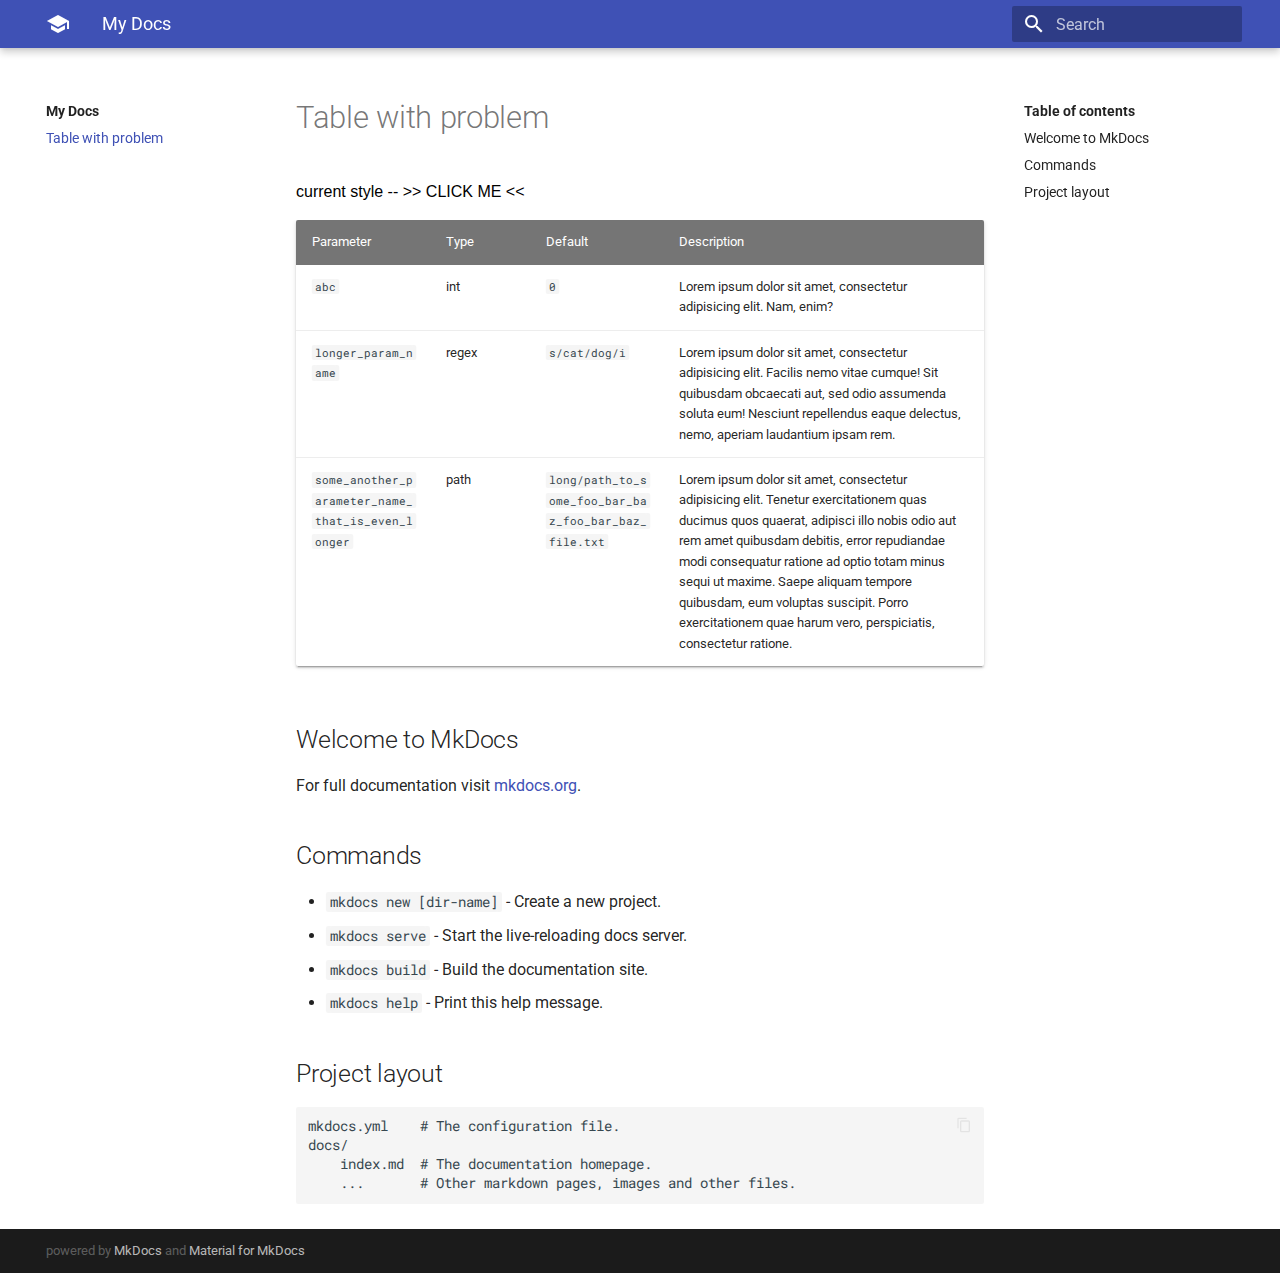
<file: docs/index.html>
<!DOCTYPE html>
<html lang="en" class="no-js">
  <head>

      <meta charset="utf-8">
      <meta name="viewport" content="width=device-width,initial-scale=1">
      <meta http-equiv="x-ua-compatible" content="ie=edge">




        <meta name="lang:clipboard.copy" content="Copy to clipboard">

        <meta name="lang:clipboard.copied" content="Copied to clipboard">

        <meta name="lang:search.language" content="en">

        <meta name="lang:search.pipeline.stopwords" content="True">

        <meta name="lang:search.pipeline.trimmer" content="True">

        <meta name="lang:search.result.none" content="No matching documents">

        <meta name="lang:search.result.one" content="1 matching document">

        <meta name="lang:search.result.other" content="# matching documents">

        <meta name="lang:search.tokenizer" content="[\s\-]+">

      <link rel="shortcut icon" href="assets/images/favicon.png">
      <meta name="generator" content="mkdocs-1.0.4, mkdocs-material-3.1.0">



        <title>My Docs</title>



      <link rel="stylesheet" href="assets/stylesheets/application.11e41852.css">




      <script src="assets/javascripts/modernizr.20ef595d.js"></script>



        <link href="https://fonts.gstatic.com" rel="preconnect" crossorigin>
        <link rel="stylesheet" href="https://fonts.googleapis.com/css?family=Roboto:300,400,400i,700|Roboto+Mono">
        <style>body,input{font-family:"Roboto","Helvetica Neue",Helvetica,Arial,sans-serif}code,kbd,pre{font-family:"Roboto Mono","Courier New",Courier,monospace}</style>


    <link rel="stylesheet" href="assets/fonts/material-icons.css">


      <link rel="stylesheet" href="assets/css/style.css">


  </head>

    <body dir="ltr">

    <svg class="md-svg">
      <defs>


      </defs>
    </svg>
    <input class="md-toggle" data-md-toggle="drawer" type="checkbox" id="__drawer" autocomplete="off">
    <input class="md-toggle" data-md-toggle="search" type="checkbox" id="__search" autocomplete="off">
    <label class="md-overlay" data-md-component="overlay" for="__drawer"></label>

      <a href="#table-with-problem" tabindex="1" class="md-skip">
        Skip to content
      </a>


      <header class="md-header" data-md-component="header">
  <nav class="md-header-nav md-grid">
    <div class="md-flex">
      <div class="md-flex__cell md-flex__cell--shrink">
        <a href="." title="My Docs" class="md-header-nav__button md-logo">

            <i class="md-icon"></i>

        </a>
      </div>
      <div class="md-flex__cell md-flex__cell--shrink">
        <label class="md-icon md-icon--menu md-header-nav__button" for="__drawer"></label>
      </div>
      <div class="md-flex__cell md-flex__cell--stretch">
        <div class="md-flex__ellipsis md-header-nav__title" data-md-component="title">


              <span class="md-header-nav__topic">
                My Docs
              </span>
              <span class="md-header-nav__topic">
                Table with problem
              </span>


        </div>
      </div>
      <div class="md-flex__cell md-flex__cell--shrink">


            <label class="md-icon md-icon--search md-header-nav__button" for="__search"></label>

<div class="md-search" data-md-component="search" role="dialog">
  <label class="md-search__overlay" for="__search"></label>
  <div class="md-search__inner" role="search">
    <form class="md-search__form" name="search">
      <input type="text" class="md-search__input" name="query" placeholder="Search" autocapitalize="off" autocorrect="off" autocomplete="off" spellcheck="false" data-md-component="query" data-md-state="active">
      <label class="md-icon md-search__icon" for="__search"></label>
      <button type="reset" class="md-icon md-search__icon" data-md-component="reset" tabindex="-1">
        &#xE5CD;
      </button>
    </form>
    <div class="md-search__output">
      <div class="md-search__scrollwrap" data-md-scrollfix>
        <div class="md-search-result" data-md-component="result">
          <div class="md-search-result__meta">
            Type to start searching
          </div>
          <ol class="md-search-result__list"></ol>
        </div>
      </div>
    </div>
  </div>
</div>


      </div>

    </div>
  </nav>
</header>

    <div class="md-container">




      <main class="md-main">
        <div class="md-main__inner md-grid" data-md-component="container">


              <div class="md-sidebar md-sidebar--primary" data-md-component="navigation">
                <div class="md-sidebar__scrollwrap">
                  <div class="md-sidebar__inner">
                    <nav class="md-nav md-nav--primary" data-md-level="0">
  <label class="md-nav__title md-nav__title--site" for="__drawer">
    <a href="." title="My Docs" class="md-nav__button md-logo">

        <i class="md-icon"></i>

    </a>
    My Docs
  </label>

  <ul class="md-nav__list" data-md-scrollfix>








  <li class="md-nav__item md-nav__item--active">

    <input class="md-toggle md-nav__toggle" data-md-toggle="toc" type="checkbox" id="__toc">




      <label class="md-nav__link md-nav__link--active" for="__toc">
        Table with problem
      </label>

    <a href="." title="Table with problem" class="md-nav__link md-nav__link--active">
      Table with problem
    </a>


<nav class="md-nav md-nav--secondary">





    <label class="md-nav__title" for="__toc">Table of contents</label>
    <ul class="md-nav__list" data-md-scrollfix>

        <li class="md-nav__item">
  <a href="#welcome-to-mkdocs" title="Welcome to MkDocs" class="md-nav__link">
    Welcome to MkDocs
  </a>

</li>

        <li class="md-nav__item">
  <a href="#commands" title="Commands" class="md-nav__link">
    Commands
  </a>

</li>

        <li class="md-nav__item">
  <a href="#project-layout" title="Project layout" class="md-nav__link">
    Project layout
  </a>

</li>





    </ul>

</nav>

  </li>


  </ul>
</nav>
                  </div>
                </div>
              </div>


              <div class="md-sidebar md-sidebar--secondary" data-md-component="toc">
                <div class="md-sidebar__scrollwrap">
                  <div class="md-sidebar__inner">

<nav class="md-nav md-nav--secondary">





    <label class="md-nav__title" for="__toc">Table of contents</label>
    <ul class="md-nav__list" data-md-scrollfix>

        <li class="md-nav__item">
  <a href="#welcome-to-mkdocs" title="Welcome to MkDocs" class="md-nav__link">
    Welcome to MkDocs
  </a>

</li>

        <li class="md-nav__item">
  <a href="#commands" title="Commands" class="md-nav__link">
    Commands
  </a>

</li>

        <li class="md-nav__item">
  <a href="#project-layout" title="Project layout" class="md-nav__link">
    Project layout
  </a>

</li>





    </ul>

</nav>
                  </div>
                </div>
              </div>


          <div class="md-content">
            <article class="md-content__inner md-typeset">



                <h1 id="table-with-problem">Table with problem</h1>
<p><button id="change-table-layout">current style -- &gt;&gt; CLICK ME &lt;&lt;</button></p>
<div class="explicit-col-width">
<table>
<thead>
<tr>
<th align="left">Parameter</th>
<th align="left">Type</th>
<th align="left">Default</th>
<th align="left">Description</th>
</tr>
</thead>
<tbody>
<tr>
<td align="left"><code>abc</code></td>
<td align="left">int</td>
<td align="left"><code>0</code></td>
<td align="left">Lorem ipsum dolor sit amet, consectetur adipisicing elit. Nam, enim?</td>
</tr>
<tr>
<td align="left"><code>longer_param_name</code></td>
<td align="left">regex</td>
<td align="left"><code>s/cat/dog/i</code></td>
<td align="left">Lorem ipsum dolor sit amet, consectetur adipisicing elit. Facilis nemo vitae cumque! Sit quibusdam obcaecati aut, sed odio assumenda soluta eum! Nesciunt repellendus eaque delectus, nemo, aperiam laudantium ipsam rem.</td>
</tr>
<tr>
<td align="left"><code>some_another_parameter_name_that_is_even_longer</code></td>
<td align="left">path</td>
<td align="left"><code>long/path_to_some_foo_bar_baz_foo_bar_baz_file.txt</code></td>
<td align="left">Lorem ipsum dolor sit amet, consectetur adipisicing elit. Tenetur exercitationem quas ducimus quos quaerat, adipisci illo nobis odio aut rem amet quibusdam debitis, error repudiandae modi consequatur ratione ad optio totam minus sequi ut maxime. Saepe aliquam tempore quibusdam, eum voluptas suscipit. Porro exercitationem quae harum vero, perspiciatis, consectetur ratione.</td>
</tr>
</tbody>
</table>
</div>
<h2 id="welcome-to-mkdocs">Welcome to MkDocs</h2>
<p>For full documentation visit <a href="https://mkdocs.org">mkdocs.org</a>.</p>
<h2 id="commands">Commands</h2>
<ul>
<li><code>mkdocs new [dir-name]</code> - Create a new project.</li>
<li><code>mkdocs serve</code> - Start the live-reloading docs server.</li>
<li><code>mkdocs build</code> - Build the documentation site.</li>
<li><code>mkdocs help</code> - Print this help message.</li>
</ul>
<h2 id="project-layout">Project layout</h2>
<pre><code>mkdocs.yml    # The configuration file.
docs/
    index.md  # The documentation homepage.
    ...       # Other markdown pages, images and other files.
</code></pre>
<script type='text/javascript'>
function changeTableLayout() {
  let t = document.evaluate("//div[contains(@class, 'md-typeset__table')]/table", document, null, XPathResult.FIRST_ORDERED_NODE_TYPE, null).singleNodeValue;
  const style = t.getAttribute('style');

  if (style === "table-layout:fixed") {
    t.setAttribute('style', 'table-layout:auto');
  }
  else if (style === "table-layout:auto") {
    t.setAttribute('style', 'table-layout:fixed');
  }
  else {
    t.setAttribute('style', 'table-layout:fixed');
  }
  updateButtonText();
}

function updateButtonText() {
  let b = document.getElementById('change-table-layout')
  const t = document.evaluate("//div[contains(@class, 'md-typeset__table')]/table", document, null, XPathResult.FIRST_ORDERED_NODE_TYPE, null).singleNodeValue;
  const style = t.getAttribute('style');
  b.textContent = 'current style -- ' + style;
}

b = document.getElementById('change-table-layout')
document.getElementById('change-table-layout').onclick = changeTableLayout;
</script>









            </article>
          </div>
        </div>
      </main>


<footer class="md-footer">

  <div class="md-footer-meta md-typeset">
    <div class="md-footer-meta__inner md-grid">
      <div class="md-footer-copyright">

        powered by
        <a href="https://www.mkdocs.org">MkDocs</a>
        and
        <a href="https://squidfunk.github.io/mkdocs-material/">
          Material for MkDocs</a>
      </div>



    </div>
  </div>
</footer>

    </div>

      <script src="assets/javascripts/application.9e1f3b71.js"></script>

      <script>app.initialize({version:"1.0.4",url:{base:"."}})</script>





  </body>
</html>
</file>
<file: docs/assets/stylesheets/application.11e41852.css>
@charset "UTF-8";
html {
  box-sizing: border-box; }

*,
*::before,
*::after {
  box-sizing: inherit; }

html {
  -webkit-text-size-adjust: none;
     -moz-text-size-adjust: none;
      -ms-text-size-adjust: none;
          text-size-adjust: none; }

body {
  margin: 0; }

hr {
  overflow: visible;
  box-sizing: content-box; }

a {
  -webkit-text-decoration-skip: objects; }

a,
button,
label,
input {
  -webkit-tap-highlight-color: transparent; }

a {
  color: inherit;
  text-decoration: none; }

small {
  font-size: 80%; }

sub,
sup {
  position: relative;
  font-size: 80%;
  line-height: 0;
  vertical-align: baseline; }

sub {
  bottom: -0.25em; }

sup {
  top: -0.5em; }

img {
  border-style: none; }

table {
  border-collapse: separate;
  border-spacing: 0; }

td,
th {
  font-weight: normal;
  vertical-align: top; }

button {
  margin: 0;
  padding: 0;
  border: 0;
  outline-style: none;
  background: transparent;
  font-size: inherit; }

input {
  border: 0;
  outline: 0; }

.md-icon, .md-clipboard::before, .md-nav__title::before, .md-nav__button, .md-nav__link::after, .md-search-result__article--document::before, .md-source-file::before, .md-typeset .admonition > .admonition-title::before, .md-typeset details > .admonition-title::before, .md-typeset .admonition > summary::before, .md-typeset details > summary::before, .md-typeset .footnote-backref, .md-typeset .critic.comment::before, .md-typeset summary::after, .md-typeset .task-list-control .task-list-indicator::before {
  font-family: "Material Icons";
  font-style: normal;
  font-variant: normal;
  font-weight: normal;
  line-height: 1;
  text-transform: none;
  white-space: nowrap;
  speak: none;
  word-wrap: normal;
  direction: ltr; }
  .md-content__icon, .md-header-nav__button, .md-footer-nav__button, .md-nav__title::before, .md-nav__button, .md-search-result__article--document::before {
    display: inline-block;
    margin: 0.4rem;
    padding: 0.8rem;
    font-size: 2.4rem;
    cursor: pointer; }

.md-icon--arrow-back::before {
  content: "\E5C4"; }

.md-icon--arrow-forward::before {
  content: "\E5C8"; }

.md-icon--menu::before {
  content: "\E5D2"; }

.md-icon--search::before {
  content: "\E8B6"; }

[dir="rtl"] .md-icon--arrow-back::before {
  content: "\E5C8"; }

[dir="rtl"] .md-icon--arrow-forward::before {
  content: "\E5C4"; }

body {
  -webkit-font-smoothing: antialiased;
  -moz-osx-font-smoothing: grayscale; }

body,
input {
  color: rgba(0, 0, 0, 0.87);
  -webkit-font-feature-settings: "kern", "liga";
          font-feature-settings: "kern", "liga";
  font-family: "Helvetica Neue", Helvetica, Arial, sans-serif; }

pre,
code,
kbd {
  color: rgba(0, 0, 0, 0.87);
  -webkit-font-feature-settings: "kern";
          font-feature-settings: "kern";
  font-family: "Courier New", Courier, monospace; }

.md-typeset {
  font-size: 1.6rem;
  line-height: 1.6;
  -webkit-print-color-adjust: exact; }
  .md-typeset p,
  .md-typeset ul,
  .md-typeset ol,
  .md-typeset blockquote {
    margin: 1em 0; }
  .md-typeset h1 {
    margin: 0 0 4rem;
    color: rgba(0, 0, 0, 0.54);
    font-size: 3.125rem;
    font-weight: 300;
    letter-spacing: -0.01em;
    line-height: 1.3; }
  .md-typeset h2 {
    margin: 4rem 0 1.6rem;
    font-size: 2.5rem;
    font-weight: 300;
    letter-spacing: -0.01em;
    line-height: 1.4; }
  .md-typeset h3 {
    margin: 3.2rem 0 1.6rem;
    font-size: 2rem;
    font-weight: 400;
    letter-spacing: -0.01em;
    line-height: 1.5; }
  .md-typeset h2 + h3 {
    margin-top: 1.6rem; }
  .md-typeset h4 {
    margin: 1.6rem 0;
    font-size: 1.6rem;
    font-weight: 700;
    letter-spacing: -0.01em; }
  .md-typeset h5,
  .md-typeset h6 {
    margin: 1.6rem 0;
    color: rgba(0, 0, 0, 0.54);
    font-size: 1.28rem;
    font-weight: 700;
    letter-spacing: -0.01em; }
  .md-typeset h5 {
    text-transform: uppercase; }
  .md-typeset hr {
    margin: 1.5em 0;
    border-bottom: 0.1rem dotted rgba(0, 0, 0, 0.26); }
  .md-typeset a {
    color: #3f51b5;
    word-break: break-word; }
    .md-typeset a, .md-typeset a::before {
      transition: color 0.125s; }
    .md-typeset a:hover, .md-typeset a:active {
      color: #536dfe; }
  .md-typeset code,
  .md-typeset pre {
    background-color: rgba(236, 236, 236, 0.5);
    color: #37474F;
    font-size: 85%;
    direction: ltr; }
  .md-typeset code {
    margin: 0 0.29412em;
    padding: 0.07353em 0;
    border-radius: 0.2rem;
    box-shadow: 0.29412em 0 0 rgba(236, 236, 236, 0.5), -0.29412em 0 0 rgba(236, 236, 236, 0.5);
    word-break: break-word;
    -webkit-box-decoration-break: clone;
            box-decoration-break: clone; }
  .md-typeset h1 code,
  .md-typeset h2 code,
  .md-typeset h3 code,
  .md-typeset h4 code,
  .md-typeset h5 code,
  .md-typeset h6 code {
    margin: 0;
    background-color: transparent;
    box-shadow: none; }
  .md-typeset a > code {
    margin: inherit;
    padding: inherit;
    border-radius: none;
    background-color: inherit;
    color: inherit;
    box-shadow: none; }
  .md-typeset pre {
    position: relative;
    margin: 1em 0;
    border-radius: 0.2rem;
    line-height: 1.4;
    -webkit-overflow-scrolling: touch; }
    .md-typeset pre > code {
      display: block;
      margin: 0;
      padding: 1.05rem 1.2rem;
      background-color: transparent;
      font-size: inherit;
      box-shadow: none;
      -webkit-box-decoration-break: none;
              box-decoration-break: none;
      overflow: auto; }
      .md-typeset pre > code::-webkit-scrollbar {
        width: 0.4rem;
        height: 0.4rem; }
      .md-typeset pre > code::-webkit-scrollbar-thumb {
        background-color: rgba(0, 0, 0, 0.26); }
        .md-typeset pre > code::-webkit-scrollbar-thumb:hover {
          background-color: #536dfe; }
  .md-typeset kbd {
    padding: 0 0.29412em;
    border: 0.1rem solid #c9c9c9;
    border-radius: 0.3rem;
    border-bottom-color: #bcbcbc;
    background-color: #FCFCFC;
    color: #555555;
    font-size: 85%;
    box-shadow: 0 0.1rem 0 #b0b0b0;
    word-break: break-word; }
  .md-typeset mark {
    margin: 0 0.25em;
    padding: 0.0625em 0;
    border-radius: 0.2rem;
    background-color: rgba(255, 235, 59, 0.5);
    box-shadow: 0.25em 0 0 rgba(255, 235, 59, 0.5), -0.25em 0 0 rgba(255, 235, 59, 0.5);
    word-break: break-word;
    -webkit-box-decoration-break: clone;
            box-decoration-break: clone; }
  .md-typeset abbr {
    border-bottom: 0.1rem dotted rgba(0, 0, 0, 0.54);
    text-decoration: none;
    cursor: help; }
  .md-typeset small {
    opacity: 0.75; }
  .md-typeset sup,
  .md-typeset sub {
    margin-left: 0.07812em; }
    [dir="rtl"] .md-typeset sup, [dir="rtl"]
    .md-typeset sub {
      margin-right: 0.07812em;
      margin-left: initial; }
  .md-typeset blockquote {
    padding-left: 1.2rem;
    border-left: 0.4rem solid rgba(0, 0, 0, 0.26);
    color: rgba(0, 0, 0, 0.54); }
    [dir="rtl"] .md-typeset blockquote {
      padding-right: 1.2rem;
      padding-left: initial;
      border-right: 0.4rem solid rgba(0, 0, 0, 0.26);
      border-left: initial; }
  .md-typeset ul {
    list-style-type: disc; }
  .md-typeset ul,
  .md-typeset ol {
    margin-left: 0.625em;
    padding: 0; }
    [dir="rtl"] .md-typeset ul, [dir="rtl"]
    .md-typeset ol {
      margin-right: 0.625em;
      margin-left: initial; }
    .md-typeset ul ol,
    .md-typeset ol ol {
      list-style-type: lower-alpha; }
      .md-typeset ul ol ol,
      .md-typeset ol ol ol {
        list-style-type: lower-roman; }
    .md-typeset ul li,
    .md-typeset ol li {
      margin-bottom: 0.5em;
      margin-left: 1.25em; }
      [dir="rtl"] .md-typeset ul li, [dir="rtl"]
      .md-typeset ol li {
        margin-right: 1.25em;
        margin-left: initial; }
      .md-typeset ul li p,
      .md-typeset ul li blockquote,
      .md-typeset ol li p,
      .md-typeset ol li blockquote {
        margin: 0.5em 0; }
      .md-typeset ul li:last-child,
      .md-typeset ol li:last-child {
        margin-bottom: 0; }
      .md-typeset ul li ul,
      .md-typeset ul li ol,
      .md-typeset ol li ul,
      .md-typeset ol li ol {
        margin: 0.5em 0 0.5em 0.625em; }
        [dir="rtl"] .md-typeset ul li ul, [dir="rtl"]
        .md-typeset ul li ol, [dir="rtl"]
        .md-typeset ol li ul, [dir="rtl"]
        .md-typeset ol li ol {
          margin-right: 0.625em;
          margin-left: initial; }
  .md-typeset dd {
    margin: 1em 0 1em 1.875em; }
    [dir="rtl"] .md-typeset dd {
      margin-right: 1.875em;
      margin-left: initial; }
  .md-typeset iframe,
  .md-typeset img,
  .md-typeset svg {
    max-width: 100%; }
  .md-typeset table:not([class]) {
    box-shadow: 0 2px 2px 0 rgba(0, 0, 0, 0.14), 0 1px 5px 0 rgba(0, 0, 0, 0.12), 0 3px 1px -2px rgba(0, 0, 0, 0.2);
    display: inline-block;
    max-width: 100%;
    border-radius: 0.2rem;
    font-size: 1.28rem;
    overflow: auto;
    -webkit-overflow-scrolling: touch; }
    .md-typeset table:not([class]) + * {
      margin-top: 1.5em; }
    .md-typeset table:not([class]) th:not([align]),
    .md-typeset table:not([class]) td:not([align]) {
      text-align: left; }
      [dir="rtl"] .md-typeset table:not([class]) th:not([align]), [dir="rtl"]
      .md-typeset table:not([class]) td:not([align]) {
        text-align: right; }
    .md-typeset table:not([class]) th {
      min-width: 10rem;
      padding: 1.2rem 1.6rem;
      background-color: rgba(0, 0, 0, 0.54);
      color: white;
      vertical-align: top; }
    .md-typeset table:not([class]) td {
      padding: 1.2rem 1.6rem;
      border-top: 0.1rem solid rgba(0, 0, 0, 0.07);
      vertical-align: top; }
    .md-typeset table:not([class]) tr:first-child td {
      border-top: 0; }
    .md-typeset table:not([class]) a {
      word-break: normal; }
  .md-typeset__scrollwrap {
    margin: 1em -1.6rem;
    overflow-x: auto;
    -webkit-overflow-scrolling: touch; }
  .md-typeset .md-typeset__table {
    display: inline-block;
    margin-bottom: 0.5em;
    padding: 0 1.6rem; }
    .md-typeset .md-typeset__table table {
      display: table;
      width: 100%;
      margin: 0;
      overflow: hidden; }

html {
  height: 100%;
  font-size: 62.5%;
  overflow-x: hidden; }

body {
  position: relative;
  height: 100%; }

hr {
  display: block;
  height: 0.1rem;
  padding: 0;
  border: 0; }

.md-svg {
  display: none; }

.md-grid {
  max-width: 122rem;
  margin-right: auto;
  margin-left: auto; }

.md-container,
.md-main {
  overflow: auto; }

.md-container {
  display: table;
  width: 100%;
  height: 100%;
  padding-top: 4.8rem;
  table-layout: fixed; }

.md-main {
  display: table-row;
  height: 100%; }
  .md-main__inner {
    height: 100%;
    padding-top: 3rem;
    padding-bottom: 0.1rem; }

.md-toggle {
  display: none; }

.md-overlay {
  position: fixed;
  top: 0;
  width: 0;
  height: 0;
  transition: width   0s 0.25s, height  0s 0.25s, opacity 0.25s;
  background-color: rgba(0, 0, 0, 0.54);
  opacity: 0;
  z-index: 3; }

.md-flex {
  display: table; }
  .md-flex__cell {
    display: table-cell;
    position: relative;
    vertical-align: top; }
    .md-flex__cell--shrink {
      width: 0%; }
    .md-flex__cell--stretch {
      display: table;
      width: 100%;
      table-layout: fixed; }
  .md-flex__ellipsis {
    display: table-cell;
    text-overflow: ellipsis;
    white-space: nowrap;
    overflow: hidden; }

.md-skip {
  position: fixed;
  width: 0.1rem;
  height: 0.1rem;
  margin: 1rem;
  padding: 0.6rem 1rem;
  clip: rect(0.1rem);
  -webkit-transform: translateY(0.8rem);
          transform: translateY(0.8rem);
  border-radius: 0.2rem;
  background-color: rgba(0, 0, 0, 0.87);
  color: white;
  font-size: 1.28rem;
  opacity: 0;
  overflow: hidden; }
  .md-skip:focus {
    width: auto;
    height: auto;
    clip: auto;
    -webkit-transform: translateX(0);
            transform: translateX(0);
    transition: opacity 0.175s 0.075s, -webkit-transform 0.25s cubic-bezier(0.4, 0, 0.2, 1);
    transition: transform 0.25s cubic-bezier(0.4, 0, 0.2, 1), opacity 0.175s 0.075s;
    transition: transform 0.25s cubic-bezier(0.4, 0, 0.2, 1), opacity 0.175s 0.075s, -webkit-transform 0.25s cubic-bezier(0.4, 0, 0.2, 1);
    opacity: 1;
    z-index: 10; }

@page {
  margin: 25mm; }

.md-clipboard {
  position: absolute;
  top: 0.6rem;
  right: 0.6rem;
  width: 2.8rem;
  height: 2.8rem;
  border-radius: 0.2rem;
  font-size: 1.6rem;
  cursor: pointer;
  z-index: 1;
  -webkit-backface-visibility: hidden;
          backface-visibility: hidden; }
  .md-clipboard::before {
    transition: color   0.25s, opacity 0.25s;
    color: rgba(0, 0, 0, 0.07);
    content: "\E14D"; }
    pre:hover .md-clipboard::before,
    .codehilite:hover .md-clipboard::before,
    .md-typeset .highlight:hover .md-clipboard::before {
      color: rgba(0, 0, 0, 0.54); }
  .md-clipboard:focus::before, .md-clipboard:hover::before {
    color: #536dfe; }
  .md-clipboard__message {
    display: block;
    position: absolute;
    top: 0;
    right: 3.4rem;
    padding: 0.6rem 1rem;
    -webkit-transform: translateX(0.8rem);
            transform: translateX(0.8rem);
    transition: opacity 0.175s, -webkit-transform 0.25s cubic-bezier(0.9, 0.1, 0.9, 0);
    transition: transform 0.25s cubic-bezier(0.9, 0.1, 0.9, 0), opacity 0.175s;
    transition: transform 0.25s cubic-bezier(0.9, 0.1, 0.9, 0), opacity 0.175s, -webkit-transform 0.25s cubic-bezier(0.9, 0.1, 0.9, 0);
    border-radius: 0.2rem;
    background-color: rgba(0, 0, 0, 0.54);
    color: white;
    font-size: 1.28rem;
    white-space: nowrap;
    opacity: 0;
    pointer-events: none; }
    .md-clipboard__message--active {
      -webkit-transform: translateX(0);
              transform: translateX(0);
      transition: opacity 0.175s 0.075s, -webkit-transform 0.25s cubic-bezier(0.4, 0, 0.2, 1);
      transition: transform 0.25s cubic-bezier(0.4, 0, 0.2, 1), opacity 0.175s 0.075s;
      transition: transform 0.25s cubic-bezier(0.4, 0, 0.2, 1), opacity 0.175s 0.075s, -webkit-transform 0.25s cubic-bezier(0.4, 0, 0.2, 1);
      opacity: 1;
      pointer-events: initial; }
    .md-clipboard__message::before {
      content: attr(aria-label); }
    .md-clipboard__message::after {
      display: block;
      position: absolute;
      top: 50%;
      right: -0.4rem;
      width: 0;
      margin-top: -0.4rem;
      border-width: 0.4rem 0 0.4rem 0.4rem;
      border-style: solid;
      border-color: transparent rgba(0, 0, 0, 0.54);
      content: ""; }

.md-content__inner {
  margin: 0 1.6rem 2.4rem;
  padding-top: 1.2rem; }
  .md-content__inner::before {
    display: block;
    height: 0.8rem;
    content: ""; }
  .md-content__inner > :last-child {
    margin-bottom: 0; }

.md-content__icon {
  position: relative;
  margin: 0.8rem 0;
  padding: 0;
  float: right; }
  .md-typeset .md-content__icon {
    color: rgba(0, 0, 0, 0.26); }

.md-header {
  position: fixed;
  top: 0;
  right: 0;
  left: 0;
  height: 4.8rem;
  transition: background-color 0.25s, color 0.25s;
  background-color: #3f51b5;
  color: white;
  box-shadow: none;
  z-index: 2;
  -webkit-backface-visibility: hidden;
          backface-visibility: hidden; }
  .no-js .md-header {
    transition: none;
    box-shadow: none; }
  .md-header[data-md-state="shadow"] {
    transition: background-color 0.25s, color 0.25s, box-shadow 0.25s;
    box-shadow: 0 0 0.4rem rgba(0, 0, 0, 0.1), 0 0.4rem 0.8rem rgba(0, 0, 0, 0.2); }

.md-header-nav {
  padding: 0 0.4rem; }
  .md-header-nav__button {
    position: relative;
    transition: opacity 0.25s;
    z-index: 1; }
    .md-header-nav__button:hover {
      opacity: 0.7; }
    .md-header-nav__button.md-logo * {
      display: block; }
    .no-js .md-header-nav__button.md-icon--search {
      display: none; }
  .md-header-nav__topic {
    display: block;
    position: absolute;
    transition: opacity 0.15s, -webkit-transform 0.4s cubic-bezier(0.1, 0.7, 0.1, 1);
    transition: transform 0.4s cubic-bezier(0.1, 0.7, 0.1, 1), opacity 0.15s;
    transition: transform 0.4s cubic-bezier(0.1, 0.7, 0.1, 1), opacity 0.15s, -webkit-transform 0.4s cubic-bezier(0.1, 0.7, 0.1, 1);
    text-overflow: ellipsis;
    white-space: nowrap;
    overflow: hidden; }
    .md-header-nav__topic + .md-header-nav__topic {
      -webkit-transform: translateX(2.5rem);
              transform: translateX(2.5rem);
      transition: opacity 0.15s, -webkit-transform 0.4s cubic-bezier(1, 0.7, 0.1, 0.1);
      transition: transform 0.4s cubic-bezier(1, 0.7, 0.1, 0.1), opacity 0.15s;
      transition: transform 0.4s cubic-bezier(1, 0.7, 0.1, 0.1), opacity 0.15s, -webkit-transform 0.4s cubic-bezier(1, 0.7, 0.1, 0.1);
      opacity: 0;
      z-index: -1;
      pointer-events: none; }
      [dir="rtl"] .md-header-nav__topic + .md-header-nav__topic {
        -webkit-transform: translateX(-2.5rem);
                transform: translateX(-2.5rem); }
    .no-js .md-header-nav__topic {
      position: initial; }
    .no-js .md-header-nav__topic + .md-header-nav__topic {
      display: none; }
  .md-header-nav__title {
    padding: 0 2rem;
    font-size: 1.8rem;
    line-height: 4.8rem; }
    .md-header-nav__title[data-md-state="active"] .md-header-nav__topic {
      -webkit-transform: translateX(-2.5rem);
              transform: translateX(-2.5rem);
      transition: opacity 0.15s, -webkit-transform 0.4s cubic-bezier(1, 0.7, 0.1, 0.1);
      transition: transform 0.4s cubic-bezier(1, 0.7, 0.1, 0.1), opacity 0.15s;
      transition: transform 0.4s cubic-bezier(1, 0.7, 0.1, 0.1), opacity 0.15s, -webkit-transform 0.4s cubic-bezier(1, 0.7, 0.1, 0.1);
      opacity: 0;
      z-index: -1;
      pointer-events: none; }
      [dir="rtl"] .md-header-nav__title[data-md-state="active"] .md-header-nav__topic {
        -webkit-transform: translateX(2.5rem);
                transform: translateX(2.5rem); }
      .md-header-nav__title[data-md-state="active"] .md-header-nav__topic + .md-header-nav__topic {
        -webkit-transform: translateX(0);
                transform: translateX(0);
        transition: opacity 0.15s, -webkit-transform 0.4s cubic-bezier(0.1, 0.7, 0.1, 1);
        transition: transform 0.4s cubic-bezier(0.1, 0.7, 0.1, 1), opacity 0.15s;
        transition: transform 0.4s cubic-bezier(0.1, 0.7, 0.1, 1), opacity 0.15s, -webkit-transform 0.4s cubic-bezier(0.1, 0.7, 0.1, 1);
        opacity: 1;
        z-index: 0;
        pointer-events: initial; }
  .md-header-nav__source {
    display: none; }

.md-hero {
  transition: background 0.25s;
  background-color: #3f51b5;
  color: white;
  font-size: 2rem;
  overflow: hidden; }
  .md-hero__inner {
    margin-top: 2rem;
    padding: 1.6rem 1.6rem 0.8rem;
    transition: opacity 0.25s, -webkit-transform 0.4s cubic-bezier(0.1, 0.7, 0.1, 1);
    transition: transform 0.4s cubic-bezier(0.1, 0.7, 0.1, 1), opacity 0.25s;
    transition: transform 0.4s cubic-bezier(0.1, 0.7, 0.1, 1), opacity 0.25s, -webkit-transform 0.4s cubic-bezier(0.1, 0.7, 0.1, 1);
    transition-delay: 0.1s; }
    [data-md-state="hidden"] .md-hero__inner {
      pointer-events: none;
      -webkit-transform: translateY(1.25rem);
              transform: translateY(1.25rem);
      transition: opacity   0.1s 0s, -webkit-transform 0s   0.4s;
      transition: transform 0s   0.4s, opacity   0.1s 0s;
      transition: transform 0s   0.4s, opacity   0.1s 0s, -webkit-transform 0s   0.4s;
      opacity: 0; }
    .md-hero--expand .md-hero__inner {
      margin-bottom: 2.4rem; }

.md-footer-nav {
  background-color: rgba(0, 0, 0, 0.87);
  color: white; }
  .md-footer-nav__inner {
    padding: 0.4rem;
    overflow: auto; }
  .md-footer-nav__link {
    padding-top: 2.8rem;
    padding-bottom: 0.8rem;
    transition: opacity 0.25s; }
    .md-footer-nav__link:hover {
      opacity: 0.7; }
    .md-footer-nav__link--prev {
      width: 25%;
      float: left; }
      [dir="rtl"] .md-footer-nav__link--prev {
        float: right; }
    .md-footer-nav__link--next {
      width: 75%;
      float: right;
      text-align: right; }
      [dir="rtl"] .md-footer-nav__link--next {
        float: left;
        text-align: left; }
  .md-footer-nav__button {
    transition: background 0.25s; }
  .md-footer-nav__title {
    position: relative;
    padding: 0 2rem;
    font-size: 1.8rem;
    line-height: 4.8rem; }
  .md-footer-nav__direction {
    position: absolute;
    right: 0;
    left: 0;
    margin-top: -2rem;
    padding: 0 2rem;
    color: rgba(255, 255, 255, 0.7);
    font-size: 1.5rem; }

.md-footer-meta {
  background-color: rgba(0, 0, 0, 0.895); }
  .md-footer-meta__inner {
    padding: 0.4rem;
    overflow: auto; }
  html .md-footer-meta.md-typeset a {
    color: rgba(255, 255, 255, 0.7); }
    html .md-footer-meta.md-typeset a:focus, html .md-footer-meta.md-typeset a:hover {
      color: white; }

.md-footer-copyright {
  margin: 0 1.2rem;
  padding: 0.8rem 0;
  color: rgba(255, 255, 255, 0.3);
  font-size: 1.28rem; }
  .md-footer-copyright__highlight {
    color: rgba(255, 255, 255, 0.7); }

.md-footer-social {
  margin: 0 0.8rem;
  padding: 0.4rem 0 1.2rem; }
  .md-footer-social__link {
    display: inline-block;
    width: 3.2rem;
    height: 3.2rem;
    font-size: 1.6rem;
    text-align: center; }
    .md-footer-social__link::before {
      line-height: 1.9; }

.md-nav {
  font-size: 1.4rem;
  line-height: 1.3; }
  .md-nav__title {
    display: block;
    padding: 0 1.2rem;
    font-weight: 700;
    text-overflow: ellipsis;
    overflow: hidden; }
    .md-nav__title::before {
      display: none;
      content: "\E5C4"; }
      [dir="rtl"] .md-nav__title::before {
        content: "\E5C8"; }
    .md-nav__title .md-nav__button {
      display: none; }
  .md-nav__list {
    margin: 0;
    padding: 0;
    list-style: none; }
  .md-nav__item {
    padding: 0 1.2rem; }
    .md-nav__item:last-child {
      padding-bottom: 1.2rem; }
    .md-nav__item .md-nav__item {
      padding-right: 0; }
      [dir="rtl"] .md-nav__item .md-nav__item {
        padding-right: 1.2rem;
        padding-left: 0; }
      .md-nav__item .md-nav__item:last-child {
        padding-bottom: 0; }
  .md-nav__button img {
    width: 100%;
    height: auto; }
  .md-nav__link {
    display: block;
    margin-top: 0.625em;
    transition: color 0.125s;
    text-overflow: ellipsis;
    cursor: pointer;
    overflow: hidden; }
    .md-nav__item--nested > .md-nav__link::after {
      content: "\E313"; }
    html .md-nav__link[for="__toc"] {
      display: none; }
      html .md-nav__link[for="__toc"] ~ .md-nav {
        display: none; }
      html .md-nav__link[for="__toc"] + .md-nav__link::after {
        display: none; }
    .md-nav__link[data-md-state="blur"] {
      color: rgba(0, 0, 0, 0.54); }
    .md-nav__link:active, .md-nav__link--active {
      color: #3f51b5; }
    .md-nav__item--nested > .md-nav__link {
      color: inherit; }
    .md-nav__link:focus, .md-nav__link:hover {
      color: #536dfe; }
  .md-nav__source {
    display: none; }

.no-js .md-search {
  display: none; }

.md-search__overlay {
  opacity: 0;
  z-index: 1; }

.md-search__form {
  position: relative; }

.md-search__input {
  position: relative;
  padding: 0 4.4rem 0 7.2rem;
  text-overflow: ellipsis;
  z-index: 2; }
  [dir="rtl"] .md-search__input {
    padding: 0 7.2rem 0 4.4rem; }
  .md-search__input::-webkit-input-placeholder {
    transition: color 0.25s cubic-bezier(0.1, 0.7, 0.1, 1); }
  .md-search__input:-ms-input-placeholder {
    transition: color 0.25s cubic-bezier(0.1, 0.7, 0.1, 1); }
  .md-search__input::-ms-input-placeholder {
    transition: color 0.25s cubic-bezier(0.1, 0.7, 0.1, 1); }
  .md-search__input::placeholder {
    transition: color 0.25s cubic-bezier(0.1, 0.7, 0.1, 1); }
  .md-search__input ~ .md-search__icon, .md-search__input::-webkit-input-placeholder {
    color: rgba(0, 0, 0, 0.54); }
  .md-search__input ~ .md-search__icon, .md-search__input:-ms-input-placeholder {
    color: rgba(0, 0, 0, 0.54); }
  .md-search__input ~ .md-search__icon, .md-search__input::-ms-input-placeholder {
    color: rgba(0, 0, 0, 0.54); }
  .md-search__input ~ .md-search__icon, .md-search__input::placeholder {
    color: rgba(0, 0, 0, 0.54); }
  .md-search__input::-ms-clear {
    display: none; }

.md-search__icon {
  position: absolute;
  transition: color 0.25s cubic-bezier(0.1, 0.7, 0.1, 1), opacity 0.25s;
  font-size: 2.4rem;
  cursor: pointer;
  z-index: 2; }
  .md-search__icon:hover {
    opacity: 0.7; }
  .md-search__icon[for="__search"] {
    top: 0.6rem;
    left: 1rem; }
    [dir="rtl"] .md-search__icon[for="__search"] {
      right: 1rem;
      left: initial; }
    .md-search__icon[for="__search"]::before {
      content: "\E8B6"; }
  .md-search__icon[type="reset"] {
    top: 0.6rem;
    right: 1rem;
    -webkit-transform: scale(0.125);
            transform: scale(0.125);
    transition: opacity 0.15s, -webkit-transform 0.15s cubic-bezier(0.1, 0.7, 0.1, 1);
    transition: transform 0.15s cubic-bezier(0.1, 0.7, 0.1, 1), opacity 0.15s;
    transition: transform 0.15s cubic-bezier(0.1, 0.7, 0.1, 1), opacity 0.15s, -webkit-transform 0.15s cubic-bezier(0.1, 0.7, 0.1, 1);
    opacity: 0; }
    [dir="rtl"] .md-search__icon[type="reset"] {
      right: initial;
      left: 1rem; }
    [data-md-toggle="search"]:checked ~ .md-header .md-search__input:valid ~ .md-search__icon[type="reset"] {
      -webkit-transform: scale(1);
              transform: scale(1);
      opacity: 1; }
      [data-md-toggle="search"]:checked ~ .md-header .md-search__input:valid ~ .md-search__icon[type="reset"]:hover {
        opacity: 0.7; }

.md-search__output {
  position: absolute;
  width: 100%;
  border-radius: 0 0 0.2rem 0.2rem;
  overflow: hidden;
  z-index: 1; }

.md-search__scrollwrap {
  height: 100%;
  background-color: white;
  box-shadow: 0 0.1rem 0 rgba(0, 0, 0, 0.07) inset;
  overflow-y: auto;
  -webkit-overflow-scrolling: touch; }

.md-search-result {
  color: rgba(0, 0, 0, 0.87);
  word-break: break-word; }
  .md-search-result__meta {
    padding: 0 1.6rem;
    background-color: rgba(0, 0, 0, 0.07);
    color: rgba(0, 0, 0, 0.54);
    font-size: 1.28rem;
    line-height: 3.6rem; }
  .md-search-result__list {
    margin: 0;
    padding: 0;
    border-top: 0.1rem solid rgba(0, 0, 0, 0.07);
    list-style: none; }
  .md-search-result__item {
    box-shadow: 0 -0.1rem 0 rgba(0, 0, 0, 0.07); }
  .md-search-result__link {
    display: block;
    transition: background 0.25s;
    outline: 0;
    overflow: hidden; }
    .md-search-result__link[data-md-state="active"], .md-search-result__link:hover {
      background-color: rgba(83, 109, 254, 0.1); }
      .md-search-result__link[data-md-state="active"] .md-search-result__article::before, .md-search-result__link:hover .md-search-result__article::before {
        opacity: 0.7; }
    .md-search-result__link:last-child .md-search-result__teaser {
      margin-bottom: 1.2rem; }
  .md-search-result__article {
    position: relative;
    padding: 0 1.6rem;
    overflow: auto; }
    .md-search-result__article--document::before {
      position: absolute;
      left: 0;
      margin: 0.2rem;
      transition: opacity 0.25s;
      color: rgba(0, 0, 0, 0.54);
      content: "\E880"; }
      [dir="rtl"] .md-search-result__article--document::before {
        right: 0;
        left: initial; }
    .md-search-result__article--document .md-search-result__title {
      margin: 1.1rem 0;
      font-size: 1.6rem;
      font-weight: 400;
      line-height: 1.4; }
  .md-search-result__title {
    margin: 0.5em 0;
    font-size: 1.28rem;
    font-weight: 700;
    line-height: 1.4; }
  .md-search-result__teaser {
    display: -webkit-box;
    max-height: 3.3rem;
    margin: 0.5em 0;
    color: rgba(0, 0, 0, 0.54);
    font-size: 1.28rem;
    line-height: 1.4;
    text-overflow: ellipsis;
    overflow: hidden;
    -webkit-line-clamp: 2; }
  .md-search-result em {
    font-style: normal;
    font-weight: 700;
    text-decoration: underline; }

.md-sidebar {
  position: absolute;
  width: 24.2rem;
  padding: 2.4rem 0;
  overflow: hidden; }
  .md-sidebar[data-md-state="lock"] {
    position: fixed;
    top: 4.8rem; }
  .md-sidebar--secondary {
    display: none; }
  .md-sidebar__scrollwrap {
    max-height: 100%;
    margin: 0 0.4rem;
    overflow-y: auto;
    -webkit-backface-visibility: hidden;
            backface-visibility: hidden; }
    .md-sidebar__scrollwrap::-webkit-scrollbar {
      width: 0.4rem;
      height: 0.4rem; }
    .md-sidebar__scrollwrap::-webkit-scrollbar-thumb {
      background-color: rgba(0, 0, 0, 0.26); }
      .md-sidebar__scrollwrap::-webkit-scrollbar-thumb:hover {
        background-color: #536dfe; }

@-webkit-keyframes md-source__facts--done {
  0% {
    height: 0; }
  100% {
    height: 1.3rem; } }

@keyframes md-source__facts--done {
  0% {
    height: 0; }
  100% {
    height: 1.3rem; } }

@-webkit-keyframes md-source__fact--done {
  0% {
    -webkit-transform: translateY(100%);
            transform: translateY(100%);
    opacity: 0; }
  50% {
    opacity: 0; }
  100% {
    -webkit-transform: translateY(0%);
            transform: translateY(0%);
    opacity: 1; } }

@keyframes md-source__fact--done {
  0% {
    -webkit-transform: translateY(100%);
            transform: translateY(100%);
    opacity: 0; }
  50% {
    opacity: 0; }
  100% {
    -webkit-transform: translateY(0%);
            transform: translateY(0%);
    opacity: 1; } }

.md-source {
  display: block;
  padding-right: 1.2rem;
  transition: opacity 0.25s;
  font-size: 1.3rem;
  line-height: 1.2;
  white-space: nowrap; }
  [dir="rtl"] .md-source {
    padding-right: initial;
    padding-left: 1.2rem; }
  .md-source:hover {
    opacity: 0.7; }
  .md-source::after {
    display: inline-block;
    height: 4.8rem;
    content: "";
    vertical-align: middle; }
  .md-source__icon {
    display: inline-block;
    width: 4.8rem;
    height: 4.8rem;
    content: "";
    vertical-align: middle; }
    .md-source__icon svg {
      width: 2.4rem;
      height: 2.4rem;
      margin-top: 1.2rem;
      margin-left: 1.2rem; }
      [dir="rtl"] .md-source__icon svg {
        margin-right: 1.2rem;
        margin-left: initial; }
    .md-source__icon + .md-source__repository {
      margin-left: -4.4rem;
      padding-left: 4rem; }
      [dir="rtl"] .md-source__icon + .md-source__repository {
        margin-right: -4.4rem;
        margin-left: initial;
        padding-right: 4rem;
        padding-left: initial; }
  .md-source__repository {
    display: inline-block;
    max-width: 100%;
    margin-left: 1.2rem;
    font-weight: 700;
    text-overflow: ellipsis;
    overflow: hidden;
    vertical-align: middle; }
  .md-source__facts {
    margin: 0;
    padding: 0;
    font-size: 1.1rem;
    font-weight: 700;
    list-style-type: none;
    opacity: 0.75;
    overflow: hidden; }
    [data-md-state="done"] .md-source__facts {
      -webkit-animation: md-source__facts--done 0.25s ease-in;
              animation: md-source__facts--done 0.25s ease-in; }
  .md-source__fact {
    float: left; }
    [dir="rtl"] .md-source__fact {
      float: right; }
    [data-md-state="done"] .md-source__fact {
      -webkit-animation: md-source__fact--done 0.4s ease-out;
              animation: md-source__fact--done 0.4s ease-out; }
    .md-source__fact::before {
      margin: 0 0.2rem;
      content: "\B7"; }
    .md-source__fact:first-child::before {
      display: none; }

.md-source-file {
  display: inline-block;
  margin: 1em 0.5em 1em 0;
  padding-right: 0.5rem;
  border-radius: 0.2rem;
  background-color: rgba(0, 0, 0, 0.07);
  font-size: 1.28rem;
  list-style-type: none;
  cursor: pointer;
  overflow: hidden; }
  .md-source-file::before {
    display: inline-block;
    margin-right: 0.5rem;
    padding: 0.5rem;
    background-color: rgba(0, 0, 0, 0.26);
    color: white;
    font-size: 1.6rem;
    content: "\E86F";
    vertical-align: middle; }
  html .md-source-file {
    transition: background 0.4s, color 0.4s, box-shadow 0.4s cubic-bezier(0.4, 0, 0.2, 1); }
    html .md-source-file::before {
      transition: inherit; }
  html body .md-typeset .md-source-file {
    color: rgba(0, 0, 0, 0.54); }
  .md-source-file:hover {
    box-shadow: 0 0 8px rgba(0, 0, 0, 0.18), 0 8px 16px rgba(0, 0, 0, 0.36); }
    .md-source-file:hover::before {
      background-color: #536dfe; }

.md-tabs {
  width: 100%;
  transition: background 0.25s;
  background-color: #3f51b5;
  color: white;
  overflow: auto; }
  .md-tabs__list {
    margin: 0;
    margin-left: 0.4rem;
    padding: 0;
    list-style: none;
    white-space: nowrap; }
  .md-tabs__item {
    display: inline-block;
    height: 4.8rem;
    padding-right: 1.2rem;
    padding-left: 1.2rem; }
  .md-tabs__link {
    display: block;
    margin-top: 1.6rem;
    transition: opacity 0.25s, -webkit-transform 0.4s cubic-bezier(0.1, 0.7, 0.1, 1);
    transition: transform 0.4s cubic-bezier(0.1, 0.7, 0.1, 1), opacity 0.25s;
    transition: transform 0.4s cubic-bezier(0.1, 0.7, 0.1, 1), opacity 0.25s, -webkit-transform 0.4s cubic-bezier(0.1, 0.7, 0.1, 1);
    font-size: 1.4rem;
    opacity: 0.7; }
    .md-tabs__link--active, .md-tabs__link:hover {
      color: inherit;
      opacity: 1; }
    .md-tabs__item:nth-child(2) .md-tabs__link {
      transition-delay: 0.02s; }
    .md-tabs__item:nth-child(3) .md-tabs__link {
      transition-delay: 0.04s; }
    .md-tabs__item:nth-child(4) .md-tabs__link {
      transition-delay: 0.06s; }
    .md-tabs__item:nth-child(5) .md-tabs__link {
      transition-delay: 0.08s; }
    .md-tabs__item:nth-child(6) .md-tabs__link {
      transition-delay: 0.1s; }
    .md-tabs__item:nth-child(7) .md-tabs__link {
      transition-delay: 0.12s; }
    .md-tabs__item:nth-child(8) .md-tabs__link {
      transition-delay: 0.14s; }
    .md-tabs__item:nth-child(9) .md-tabs__link {
      transition-delay: 0.16s; }
    .md-tabs__item:nth-child(10) .md-tabs__link {
      transition-delay: 0.18s; }
    .md-tabs__item:nth-child(11) .md-tabs__link {
      transition-delay: 0.2s; }
    .md-tabs__item:nth-child(12) .md-tabs__link {
      transition-delay: 0.22s; }
    .md-tabs__item:nth-child(13) .md-tabs__link {
      transition-delay: 0.24s; }
    .md-tabs__item:nth-child(14) .md-tabs__link {
      transition-delay: 0.26s; }
    .md-tabs__item:nth-child(15) .md-tabs__link {
      transition-delay: 0.28s; }
    .md-tabs__item:nth-child(16) .md-tabs__link {
      transition-delay: 0.3s; }
  .md-tabs[data-md-state="hidden"] {
    pointer-events: none; }
    .md-tabs[data-md-state="hidden"] .md-tabs__link {
      -webkit-transform: translateY(50%);
              transform: translateY(50%);
      transition: color     0.25s, opacity   0.1s, -webkit-transform 0s 0.4s;
      transition: color     0.25s, transform 0s 0.4s, opacity   0.1s;
      transition: color     0.25s, transform 0s 0.4s, opacity   0.1s, -webkit-transform 0s 0.4s;
      opacity: 0; }

.md-typeset .admonition, .md-typeset details {
  box-shadow: 0 2px 2px 0 rgba(0, 0, 0, 0.14), 0 1px 5px 0 rgba(0, 0, 0, 0.12), 0 3px 1px -2px rgba(0, 0, 0, 0.2);
  position: relative;
  margin: 1.5625em 0;
  padding: 0 1.2rem;
  border-left: 0.4rem solid #448aff;
  border-radius: 0.2rem;
  font-size: 1.28rem;
  overflow: auto; }
  [dir="rtl"] .md-typeset .admonition, [dir="rtl"] .md-typeset details {
    border-right: 0.4rem solid #448aff;
    border-left: none; }
  html .md-typeset .admonition > :last-child, html .md-typeset details > :last-child {
    margin-bottom: 1.2rem; }
  .md-typeset .admonition .admonition, .md-typeset details .admonition, .md-typeset .admonition details, .md-typeset details details {
    margin: 1em 0; }
  .md-typeset .admonition > .admonition-title, .md-typeset details > .admonition-title, .md-typeset .admonition > summary, .md-typeset details > summary {
    margin: 0 -1.2rem;
    padding: 0.8rem 1.2rem 0.8rem 4rem;
    border-bottom: 0.1rem solid rgba(68, 138, 255, 0.1);
    background-color: rgba(68, 138, 255, 0.1);
    font-weight: 700; }
    [dir="rtl"] .md-typeset .admonition > .admonition-title, [dir="rtl"] .md-typeset details > .admonition-title, [dir="rtl"] .md-typeset .admonition > summary, [dir="rtl"] .md-typeset details > summary {
      padding: 0.8rem 4rem 0.8rem 1.2rem; }
    .md-typeset .admonition > .admonition-title:last-child, .md-typeset details > .admonition-title:last-child, .md-typeset .admonition > summary:last-child, .md-typeset details > summary:last-child {
      margin-bottom: 0; }
    .md-typeset .admonition > .admonition-title::before, .md-typeset details > .admonition-title::before, .md-typeset .admonition > summary::before, .md-typeset details > summary::before {
      position: absolute;
      left: 1.2rem;
      color: #448aff;
      font-size: 2rem;
      content: "\E3C9"; }
      [dir="rtl"] .md-typeset .admonition > .admonition-title::before, [dir="rtl"] .md-typeset details > .admonition-title::before, [dir="rtl"] .md-typeset .admonition > summary::before, [dir="rtl"] .md-typeset details > summary::before {
        right: 1.2rem;
        left: initial; }
  .md-typeset .admonition.summary, .md-typeset details.summary, .md-typeset .admonition.tldr, .md-typeset details.tldr, .md-typeset .admonition.abstract, .md-typeset details.abstract {
    border-left-color: #00b0ff; }
    [dir="rtl"] .md-typeset .admonition.summary, [dir="rtl"] .md-typeset details.summary, [dir="rtl"] .md-typeset .admonition.tldr, [dir="rtl"] .md-typeset details.tldr, [dir="rtl"] .md-typeset .admonition.abstract, [dir="rtl"] .md-typeset details.abstract {
      border-right-color: #00b0ff; }
    .md-typeset .admonition.summary > .admonition-title, .md-typeset details.summary > .admonition-title, .md-typeset .admonition.tldr > .admonition-title, .md-typeset details.tldr > .admonition-title, .md-typeset .admonition.summary > summary, .md-typeset details.summary > summary, .md-typeset .admonition.tldr > summary, .md-typeset details.tldr > summary, .md-typeset .admonition.abstract > .admonition-title, .md-typeset details.abstract > .admonition-title, .md-typeset .admonition.abstract > summary, .md-typeset details.abstract > summary {
      border-bottom-color: 0.1rem solid rgba(0, 176, 255, 0.1);
      background-color: rgba(0, 176, 255, 0.1); }
      .md-typeset .admonition.summary > .admonition-title::before, .md-typeset details.summary > .admonition-title::before, .md-typeset .admonition.tldr > .admonition-title::before, .md-typeset details.tldr > .admonition-title::before, .md-typeset .admonition.summary > summary::before, .md-typeset details.summary > summary::before, .md-typeset .admonition.tldr > summary::before, .md-typeset details.tldr > summary::before, .md-typeset .admonition.abstract > .admonition-title::before, .md-typeset details.abstract > .admonition-title::before, .md-typeset .admonition.abstract > summary::before, .md-typeset details.abstract > summary::before {
        color: #00b0ff;
        content: "\E8D2"; }
  .md-typeset .admonition.todo, .md-typeset details.todo, .md-typeset .admonition.info, .md-typeset details.info {
    border-left-color: #00b8d4; }
    [dir="rtl"] .md-typeset .admonition.todo, [dir="rtl"] .md-typeset details.todo, [dir="rtl"] .md-typeset .admonition.info, [dir="rtl"] .md-typeset details.info {
      border-right-color: #00b8d4; }
    .md-typeset .admonition.todo > .admonition-title, .md-typeset details.todo > .admonition-title, .md-typeset .admonition.todo > summary, .md-typeset details.todo > summary, .md-typeset .admonition.info > .admonition-title, .md-typeset details.info > .admonition-title, .md-typeset .admonition.info > summary, .md-typeset details.info > summary {
      border-bottom-color: 0.1rem solid rgba(0, 184, 212, 0.1);
      background-color: rgba(0, 184, 212, 0.1); }
      .md-typeset .admonition.todo > .admonition-title::before, .md-typeset details.todo > .admonition-title::before, .md-typeset .admonition.todo > summary::before, .md-typeset details.todo > summary::before, .md-typeset .admonition.info > .admonition-title::before, .md-typeset details.info > .admonition-title::before, .md-typeset .admonition.info > summary::before, .md-typeset details.info > summary::before {
        color: #00b8d4;
        content: "\E88E"; }
  .md-typeset .admonition.hint, .md-typeset details.hint, .md-typeset .admonition.important, .md-typeset details.important, .md-typeset .admonition.tip, .md-typeset details.tip {
    border-left-color: #00bfa5; }
    [dir="rtl"] .md-typeset .admonition.hint, [dir="rtl"] .md-typeset details.hint, [dir="rtl"] .md-typeset .admonition.important, [dir="rtl"] .md-typeset details.important, [dir="rtl"] .md-typeset .admonition.tip, [dir="rtl"] .md-typeset details.tip {
      border-right-color: #00bfa5; }
    .md-typeset .admonition.hint > .admonition-title, .md-typeset details.hint > .admonition-title, .md-typeset .admonition.important > .admonition-title, .md-typeset details.important > .admonition-title, .md-typeset .admonition.hint > summary, .md-typeset details.hint > summary, .md-typeset .admonition.important > summary, .md-typeset details.important > summary, .md-typeset .admonition.tip > .admonition-title, .md-typeset details.tip > .admonition-title, .md-typeset .admonition.tip > summary, .md-typeset details.tip > summary {
      border-bottom-color: 0.1rem solid rgba(0, 191, 165, 0.1);
      background-color: rgba(0, 191, 165, 0.1); }
      .md-typeset .admonition.hint > .admonition-title::before, .md-typeset details.hint > .admonition-title::before, .md-typeset .admonition.important > .admonition-title::before, .md-typeset details.important > .admonition-title::before, .md-typeset .admonition.hint > summary::before, .md-typeset details.hint > summary::before, .md-typeset .admonition.important > summary::before, .md-typeset details.important > summary::before, .md-typeset .admonition.tip > .admonition-title::before, .md-typeset details.tip > .admonition-title::before, .md-typeset .admonition.tip > summary::before, .md-typeset details.tip > summary::before {
        color: #00bfa5;
        content: "\E80E"; }
  .md-typeset .admonition.check, .md-typeset details.check, .md-typeset .admonition.done, .md-typeset details.done, .md-typeset .admonition.success, .md-typeset details.success {
    border-left-color: #00c853; }
    [dir="rtl"] .md-typeset .admonition.check, [dir="rtl"] .md-typeset details.check, [dir="rtl"] .md-typeset .admonition.done, [dir="rtl"] .md-typeset details.done, [dir="rtl"] .md-typeset .admonition.success, [dir="rtl"] .md-typeset details.success {
      border-right-color: #00c853; }
    .md-typeset .admonition.check > .admonition-title, .md-typeset details.check > .admonition-title, .md-typeset .admonition.done > .admonition-title, .md-typeset details.done > .admonition-title, .md-typeset .admonition.check > summary, .md-typeset details.check > summary, .md-typeset .admonition.done > summary, .md-typeset details.done > summary, .md-typeset .admonition.success > .admonition-title, .md-typeset details.success > .admonition-title, .md-typeset .admonition.success > summary, .md-typeset details.success > summary {
      border-bottom-color: 0.1rem solid rgba(0, 200, 83, 0.1);
      background-color: rgba(0, 200, 83, 0.1); }
      .md-typeset .admonition.check > .admonition-title::before, .md-typeset details.check > .admonition-title::before, .md-typeset .admonition.done > .admonition-title::before, .md-typeset details.done > .admonition-title::before, .md-typeset .admonition.check > summary::before, .md-typeset details.check > summary::before, .md-typeset .admonition.done > summary::before, .md-typeset details.done > summary::before, .md-typeset .admonition.success > .admonition-title::before, .md-typeset details.success > .admonition-title::before, .md-typeset .admonition.success > summary::before, .md-typeset details.success > summary::before {
        color: #00c853;
        content: "\E876"; }
  .md-typeset .admonition.help, .md-typeset details.help, .md-typeset .admonition.faq, .md-typeset details.faq, .md-typeset .admonition.question, .md-typeset details.question {
    border-left-color: #64dd17; }
    [dir="rtl"] .md-typeset .admonition.help, [dir="rtl"] .md-typeset details.help, [dir="rtl"] .md-typeset .admonition.faq, [dir="rtl"] .md-typeset details.faq, [dir="rtl"] .md-typeset .admonition.question, [dir="rtl"] .md-typeset details.question {
      border-right-color: #64dd17; }
    .md-typeset .admonition.help > .admonition-title, .md-typeset details.help > .admonition-title, .md-typeset .admonition.faq > .admonition-title, .md-typeset details.faq > .admonition-title, .md-typeset .admonition.help > summary, .md-typeset details.help > summary, .md-typeset .admonition.faq > summary, .md-typeset details.faq > summary, .md-typeset .admonition.question > .admonition-title, .md-typeset details.question > .admonition-title, .md-typeset .admonition.question > summary, .md-typeset details.question > summary {
      border-bottom-color: 0.1rem solid rgba(100, 221, 23, 0.1);
      background-color: rgba(100, 221, 23, 0.1); }
      .md-typeset .admonition.help > .admonition-title::before, .md-typeset details.help > .admonition-title::before, .md-typeset .admonition.faq > .admonition-title::before, .md-typeset details.faq > .admonition-title::before, .md-typeset .admonition.help > summary::before, .md-typeset details.help > summary::before, .md-typeset .admonition.faq > summary::before, .md-typeset details.faq > summary::before, .md-typeset .admonition.question > .admonition-title::before, .md-typeset details.question > .admonition-title::before, .md-typeset .admonition.question > summary::before, .md-typeset details.question > summary::before {
        color: #64dd17;
        content: "\E887"; }
  .md-typeset .admonition.caution, .md-typeset details.caution, .md-typeset .admonition.attention, .md-typeset details.attention, .md-typeset .admonition.warning, .md-typeset details.warning {
    border-left-color: #ff9100; }
    [dir="rtl"] .md-typeset .admonition.caution, [dir="rtl"] .md-typeset details.caution, [dir="rtl"] .md-typeset .admonition.attention, [dir="rtl"] .md-typeset details.attention, [dir="rtl"] .md-typeset .admonition.warning, [dir="rtl"] .md-typeset details.warning {
      border-right-color: #ff9100; }
    .md-typeset .admonition.caution > .admonition-title, .md-typeset details.caution > .admonition-title, .md-typeset .admonition.attention > .admonition-title, .md-typeset details.attention > .admonition-title, .md-typeset .admonition.caution > summary, .md-typeset details.caution > summary, .md-typeset .admonition.attention > summary, .md-typeset details.attention > summary, .md-typeset .admonition.warning > .admonition-title, .md-typeset details.warning > .admonition-title, .md-typeset .admonition.warning > summary, .md-typeset details.warning > summary {
      border-bottom-color: 0.1rem solid rgba(255, 145, 0, 0.1);
      background-color: rgba(255, 145, 0, 0.1); }
      .md-typeset .admonition.caution > .admonition-title::before, .md-typeset details.caution > .admonition-title::before, .md-typeset .admonition.attention > .admonition-title::before, .md-typeset details.attention > .admonition-title::before, .md-typeset .admonition.caution > summary::before, .md-typeset details.caution > summary::before, .md-typeset .admonition.attention > summary::before, .md-typeset details.attention > summary::before, .md-typeset .admonition.warning > .admonition-title::before, .md-typeset details.warning > .admonition-title::before, .md-typeset .admonition.warning > summary::before, .md-typeset details.warning > summary::before {
        color: #ff9100;
        content: "\E002"; }
  .md-typeset .admonition.fail, .md-typeset details.fail, .md-typeset .admonition.missing, .md-typeset details.missing, .md-typeset .admonition.failure, .md-typeset details.failure {
    border-left-color: #ff5252; }
    [dir="rtl"] .md-typeset .admonition.fail, [dir="rtl"] .md-typeset details.fail, [dir="rtl"] .md-typeset .admonition.missing, [dir="rtl"] .md-typeset details.missing, [dir="rtl"] .md-typeset .admonition.failure, [dir="rtl"] .md-typeset details.failure {
      border-right-color: #ff5252; }
    .md-typeset .admonition.fail > .admonition-title, .md-typeset details.fail > .admonition-title, .md-typeset .admonition.missing > .admonition-title, .md-typeset details.missing > .admonition-title, .md-typeset .admonition.fail > summary, .md-typeset details.fail > summary, .md-typeset .admonition.missing > summary, .md-typeset details.missing > summary, .md-typeset .admonition.failure > .admonition-title, .md-typeset details.failure > .admonition-title, .md-typeset .admonition.failure > summary, .md-typeset details.failure > summary {
      border-bottom-color: 0.1rem solid rgba(255, 82, 82, 0.1);
      background-color: rgba(255, 82, 82, 0.1); }
      .md-typeset .admonition.fail > .admonition-title::before, .md-typeset details.fail > .admonition-title::before, .md-typeset .admonition.missing > .admonition-title::before, .md-typeset details.missing > .admonition-title::before, .md-typeset .admonition.fail > summary::before, .md-typeset details.fail > summary::before, .md-typeset .admonition.missing > summary::before, .md-typeset details.missing > summary::before, .md-typeset .admonition.failure > .admonition-title::before, .md-typeset details.failure > .admonition-title::before, .md-typeset .admonition.failure > summary::before, .md-typeset details.failure > summary::before {
        color: #ff5252;
        content: "\E14C"; }
  .md-typeset .admonition.error, .md-typeset details.error, .md-typeset .admonition.danger, .md-typeset details.danger {
    border-left-color: #ff1744; }
    [dir="rtl"] .md-typeset .admonition.error, [dir="rtl"] .md-typeset details.error, [dir="rtl"] .md-typeset .admonition.danger, [dir="rtl"] .md-typeset details.danger {
      border-right-color: #ff1744; }
    .md-typeset .admonition.error > .admonition-title, .md-typeset details.error > .admonition-title, .md-typeset .admonition.error > summary, .md-typeset details.error > summary, .md-typeset .admonition.danger > .admonition-title, .md-typeset details.danger > .admonition-title, .md-typeset .admonition.danger > summary, .md-typeset details.danger > summary {
      border-bottom-color: 0.1rem solid rgba(255, 23, 68, 0.1);
      background-color: rgba(255, 23, 68, 0.1); }
      .md-typeset .admonition.error > .admonition-title::before, .md-typeset details.error > .admonition-title::before, .md-typeset .admonition.error > summary::before, .md-typeset details.error > summary::before, .md-typeset .admonition.danger > .admonition-title::before, .md-typeset details.danger > .admonition-title::before, .md-typeset .admonition.danger > summary::before, .md-typeset details.danger > summary::before {
        color: #ff1744;
        content: "\E3E7"; }
  .md-typeset .admonition.bug, .md-typeset details.bug {
    border-left-color: #f50057; }
    [dir="rtl"] .md-typeset .admonition.bug, [dir="rtl"] .md-typeset details.bug {
      border-right-color: #f50057; }
    .md-typeset .admonition.bug > .admonition-title, .md-typeset details.bug > .admonition-title, .md-typeset .admonition.bug > summary, .md-typeset details.bug > summary {
      border-bottom-color: 0.1rem solid rgba(245, 0, 87, 0.1);
      background-color: rgba(245, 0, 87, 0.1); }
      .md-typeset .admonition.bug > .admonition-title::before, .md-typeset details.bug > .admonition-title::before, .md-typeset .admonition.bug > summary::before, .md-typeset details.bug > summary::before {
        color: #f50057;
        content: "\E868"; }
  .md-typeset .admonition.example, .md-typeset details.example {
    border-left-color: #651fff; }
    [dir="rtl"] .md-typeset .admonition.example, [dir="rtl"] .md-typeset details.example {
      border-right-color: #651fff; }
    .md-typeset .admonition.example > .admonition-title, .md-typeset details.example > .admonition-title, .md-typeset .admonition.example > summary, .md-typeset details.example > summary {
      border-bottom-color: 0.1rem solid rgba(101, 31, 255, 0.1);
      background-color: rgba(101, 31, 255, 0.1); }
      .md-typeset .admonition.example > .admonition-title::before, .md-typeset details.example > .admonition-title::before, .md-typeset .admonition.example > summary::before, .md-typeset details.example > summary::before {
        color: #651fff;
        content: "\E242"; }
  .md-typeset .admonition.cite, .md-typeset details.cite, .md-typeset .admonition.quote, .md-typeset details.quote {
    border-left-color: #9e9e9e; }
    [dir="rtl"] .md-typeset .admonition.cite, [dir="rtl"] .md-typeset details.cite, [dir="rtl"] .md-typeset .admonition.quote, [dir="rtl"] .md-typeset details.quote {
      border-right-color: #9e9e9e; }
    .md-typeset .admonition.cite > .admonition-title, .md-typeset details.cite > .admonition-title, .md-typeset .admonition.cite > summary, .md-typeset details.cite > summary, .md-typeset .admonition.quote > .admonition-title, .md-typeset details.quote > .admonition-title, .md-typeset .admonition.quote > summary, .md-typeset details.quote > summary {
      border-bottom-color: 0.1rem solid rgba(158, 158, 158, 0.1);
      background-color: rgba(158, 158, 158, 0.1); }
      .md-typeset .admonition.cite > .admonition-title::before, .md-typeset details.cite > .admonition-title::before, .md-typeset .admonition.cite > summary::before, .md-typeset details.cite > summary::before, .md-typeset .admonition.quote > .admonition-title::before, .md-typeset details.quote > .admonition-title::before, .md-typeset .admonition.quote > summary::before, .md-typeset details.quote > summary::before {
        color: #9e9e9e;
        content: "\E244"; }

.codehilite .o, .md-typeset .highlight .o {
  color: inherit; }

.codehilite .ow, .md-typeset .highlight .ow {
  color: inherit; }

.codehilite .ge, .md-typeset .highlight .ge {
  color: #000000; }

.codehilite .gr, .md-typeset .highlight .gr {
  color: #AA0000; }

.codehilite .gh, .md-typeset .highlight .gh {
  color: #999999; }

.codehilite .go, .md-typeset .highlight .go {
  color: #888888; }

.codehilite .gp, .md-typeset .highlight .gp {
  color: #555555; }

.codehilite .gs, .md-typeset .highlight .gs {
  color: inherit; }

.codehilite .gu, .md-typeset .highlight .gu {
  color: #AAAAAA; }

.codehilite .gt, .md-typeset .highlight .gt {
  color: #AA0000; }

.codehilite .gd, .md-typeset .highlight .gd {
  background-color: #FFDDDD; }

.codehilite .gi, .md-typeset .highlight .gi {
  background-color: #DDFFDD; }

.codehilite .k, .md-typeset .highlight .k {
  color: #3B78E7; }

.codehilite .kc, .md-typeset .highlight .kc {
  color: #A71D5D; }

.codehilite .kd, .md-typeset .highlight .kd {
  color: #3B78E7; }

.codehilite .kn, .md-typeset .highlight .kn {
  color: #3B78E7; }

.codehilite .kp, .md-typeset .highlight .kp {
  color: #A71D5D; }

.codehilite .kr, .md-typeset .highlight .kr {
  color: #3E61A2; }

.codehilite .kt, .md-typeset .highlight .kt {
  color: #3E61A2; }

.codehilite .c, .md-typeset .highlight .c {
  color: #999999; }

.codehilite .cm, .md-typeset .highlight .cm {
  color: #999999; }

.codehilite .cp, .md-typeset .highlight .cp {
  color: #666666; }

.codehilite .c1, .md-typeset .highlight .c1 {
  color: #999999; }

.codehilite .ch, .md-typeset .highlight .ch {
  color: #999999; }

.codehilite .cs, .md-typeset .highlight .cs {
  color: #999999; }

.codehilite .na, .md-typeset .highlight .na {
  color: #C2185B; }

.codehilite .nb, .md-typeset .highlight .nb {
  color: #C2185B; }

.codehilite .bp, .md-typeset .highlight .bp {
  color: #3E61A2; }

.codehilite .nc, .md-typeset .highlight .nc {
  color: #C2185B; }

.codehilite .no, .md-typeset .highlight .no {
  color: #3E61A2; }

.codehilite .nd, .md-typeset .highlight .nd {
  color: #666666; }

.codehilite .ni, .md-typeset .highlight .ni {
  color: #666666; }

.codehilite .ne, .md-typeset .highlight .ne {
  color: #C2185B; }

.codehilite .nf, .md-typeset .highlight .nf {
  color: #C2185B; }

.codehilite .nl, .md-typeset .highlight .nl {
  color: #3B5179; }

.codehilite .nn, .md-typeset .highlight .nn {
  color: #EC407A; }

.codehilite .nt, .md-typeset .highlight .nt {
  color: #3B78E7; }

.codehilite .nv, .md-typeset .highlight .nv {
  color: #3E61A2; }

.codehilite .vc, .md-typeset .highlight .vc {
  color: #3E61A2; }

.codehilite .vg, .md-typeset .highlight .vg {
  color: #3E61A2; }

.codehilite .vi, .md-typeset .highlight .vi {
  color: #3E61A2; }

.codehilite .nx, .md-typeset .highlight .nx {
  color: #EC407A; }

.codehilite .m, .md-typeset .highlight .m {
  color: #E74C3C; }

.codehilite .mf, .md-typeset .highlight .mf {
  color: #E74C3C; }

.codehilite .mh, .md-typeset .highlight .mh {
  color: #E74C3C; }

.codehilite .mi, .md-typeset .highlight .mi {
  color: #E74C3C; }

.codehilite .il, .md-typeset .highlight .il {
  color: #E74C3C; }

.codehilite .mo, .md-typeset .highlight .mo {
  color: #E74C3C; }

.codehilite .s, .md-typeset .highlight .s {
  color: #0D904F; }

.codehilite .sb, .md-typeset .highlight .sb {
  color: #0D904F; }

.codehilite .sc, .md-typeset .highlight .sc {
  color: #0D904F; }

.codehilite .sd, .md-typeset .highlight .sd {
  color: #999999; }

.codehilite .s2, .md-typeset .highlight .s2 {
  color: #0D904F; }

.codehilite .se, .md-typeset .highlight .se {
  color: #183691; }

.codehilite .sh, .md-typeset .highlight .sh {
  color: #183691; }

.codehilite .si, .md-typeset .highlight .si {
  color: #183691; }

.codehilite .sx, .md-typeset .highlight .sx {
  color: #183691; }

.codehilite .sr, .md-typeset .highlight .sr {
  color: #009926; }

.codehilite .s1, .md-typeset .highlight .s1 {
  color: #0D904F; }

.codehilite .ss, .md-typeset .highlight .ss {
  color: #0D904F; }

.codehilite .err, .md-typeset .highlight .err {
  color: #A61717; }

.codehilite .w, .md-typeset .highlight .w {
  color: transparent; }

.codehilite .hll, .md-typeset .highlight .hll {
  display: block;
  margin: 0 -1.2rem;
  padding: 0 1.2rem;
  background-color: rgba(255, 235, 59, 0.5); }

.md-typeset .codehilite, .md-typeset .highlight {
  position: relative;
  margin: 1em 0;
  padding: 0;
  border-radius: 0.2rem;
  background-color: rgba(236, 236, 236, 0.5);
  color: #37474F;
  line-height: 1.4;
  -webkit-overflow-scrolling: touch; }
  .md-typeset .codehilite pre, .md-typeset .highlight pre,
  .md-typeset .codehilite code,
  .md-typeset .highlight code {
    display: block;
    margin: 0;
    padding: 1.05rem 1.2rem;
    background-color: transparent;
    overflow: auto;
    vertical-align: top; }
    .md-typeset .codehilite pre::-webkit-scrollbar, .md-typeset .highlight pre::-webkit-scrollbar,
    .md-typeset .codehilite code::-webkit-scrollbar,
    .md-typeset .highlight code::-webkit-scrollbar {
      width: 0.4rem;
      height: 0.4rem; }
    .md-typeset .codehilite pre::-webkit-scrollbar-thumb, .md-typeset .highlight pre::-webkit-scrollbar-thumb,
    .md-typeset .codehilite code::-webkit-scrollbar-thumb,
    .md-typeset .highlight code::-webkit-scrollbar-thumb {
      background-color: rgba(0, 0, 0, 0.26); }
      .md-typeset .codehilite pre::-webkit-scrollbar-thumb:hover, .md-typeset .highlight pre::-webkit-scrollbar-thumb:hover,
      .md-typeset .codehilite code::-webkit-scrollbar-thumb:hover,
      .md-typeset .highlight code::-webkit-scrollbar-thumb:hover {
        background-color: #536dfe; }

.md-typeset pre.codehilite, .md-typeset pre.highlight {
  overflow: visible; }
  .md-typeset pre.codehilite code, .md-typeset pre.highlight code {
    display: block;
    padding: 1.05rem 1.2rem;
    overflow: auto; }

.md-typeset .codehilitetable, .md-typeset .highlighttable {
  display: block;
  margin: 1em 0;
  border-radius: 0.2em;
  font-size: 1.6rem;
  overflow: hidden; }
  .md-typeset .codehilitetable tbody, .md-typeset .highlighttable tbody,
  .md-typeset .codehilitetable td,
  .md-typeset .highlighttable td {
    display: block;
    padding: 0; }
  .md-typeset .codehilitetable tr, .md-typeset .highlighttable tr {
    display: flex; }
  .md-typeset .codehilitetable .codehilite, .md-typeset .highlighttable .codehilite, .md-typeset .codehilitetable .highlight, .md-typeset .highlighttable .highlight,
  .md-typeset .codehilitetable .linenodiv,
  .md-typeset .highlighttable .linenodiv {
    margin: 0;
    border-radius: 0; }
  
  .md-typeset .codehilitetable .linenodiv,
  .md-typeset .highlighttable .linenodiv {
    padding: 1.05rem 1.2rem; }
  .md-typeset .codehilitetable .linenos, .md-typeset .highlighttable .linenos {
    background-color: rgba(0, 0, 0, 0.07);
    color: rgba(0, 0, 0, 0.26);
    -webkit-user-select: none;
       -moz-user-select: none;
        -ms-user-select: none;
            user-select: none; }
    .md-typeset .codehilitetable .linenos pre, .md-typeset .highlighttable .linenos pre {
      margin: 0;
      padding: 0;
      background-color: transparent;
      color: inherit;
      text-align: right; }
  .md-typeset .codehilitetable .code, .md-typeset .highlighttable .code {
    flex: 1;
    overflow: hidden; }

.md-typeset > .codehilitetable, .md-typeset > .highlighttable {
  box-shadow: none; }

.md-typeset [id^="fnref:"] {
  display: inline-block; }
  .md-typeset [id^="fnref:"]:target {
    margin-top: -7.6rem;
    padding-top: 7.6rem;
    pointer-events: none; }

.md-typeset [id^="fn:"]::before {
  display: none;
  height: 0;
  content: ""; }

.md-typeset [id^="fn:"]:target::before {
  display: block;
  margin-top: -7rem;
  padding-top: 7rem;
  pointer-events: none; }

.md-typeset .footnote {
  color: rgba(0, 0, 0, 0.54);
  font-size: 1.28rem; }
  .md-typeset .footnote ol {
    margin-left: 0; }
  .md-typeset .footnote li {
    transition: color 0.25s; }
    .md-typeset .footnote li:target {
      color: rgba(0, 0, 0, 0.87); }
    .md-typeset .footnote li :first-child {
      margin-top: 0; }
    .md-typeset .footnote li:hover .footnote-backref,
    .md-typeset .footnote li:target .footnote-backref {
      -webkit-transform: translateX(0);
              transform: translateX(0);
      opacity: 1; }
    .md-typeset .footnote li:hover .footnote-backref:hover,
    .md-typeset .footnote li:target .footnote-backref {
      color: #536dfe; }

.md-typeset .footnote-ref {
  display: inline-block;
  pointer-events: initial; }
  .md-typeset .footnote-ref::before {
    display: inline;
    margin: 0 0.2em;
    border-left: 0.1rem solid rgba(0, 0, 0, 0.26);
    font-size: 1.25em;
    content: "";
    vertical-align: -0.5rem; }

.md-typeset .footnote-backref {
  display: inline-block;
  -webkit-transform: translateX(0.5rem);
          transform: translateX(0.5rem);
  transition: color     0.25s, opacity   0.125s 0.125s, -webkit-transform 0.25s  0.125s;
  transition: transform 0.25s  0.125s, color     0.25s, opacity   0.125s 0.125s;
  transition: transform 0.25s  0.125s, color     0.25s, opacity   0.125s 0.125s, -webkit-transform 0.25s  0.125s;
  color: rgba(0, 0, 0, 0.26);
  font-size: 0;
  opacity: 0;
  vertical-align: text-bottom; }
  [dir="rtl"] .md-typeset .footnote-backref {
    -webkit-transform: translateX(-0.5rem);
            transform: translateX(-0.5rem); }
  .md-typeset .footnote-backref::before {
    display: inline-block;
    font-size: 1.6rem;
    content: "\E31B"; }
    [dir="rtl"] .md-typeset .footnote-backref::before {
      -webkit-transform: scaleX(-1);
              transform: scaleX(-1); }

.md-typeset .headerlink {
  display: inline-block;
  margin-left: 1rem;
  -webkit-transform: translate(0, 0.5rem);
          transform: translate(0, 0.5rem);
  transition: color     0.25s, opacity   0.125s 0.25s, -webkit-transform 0.25s  0.25s;
  transition: transform 0.25s  0.25s, color     0.25s, opacity   0.125s 0.25s;
  transition: transform 0.25s  0.25s, color     0.25s, opacity   0.125s 0.25s, -webkit-transform 0.25s  0.25s;
  opacity: 0; }
  [dir="rtl"] .md-typeset .headerlink {
    margin-right: 1rem;
    margin-left: initial; }
  html body .md-typeset .headerlink {
    color: rgba(0, 0, 0, 0.26); }

.md-typeset h1[id]::before {
  display: block;
  margin-top: -0.9rem;
  padding-top: 0.9rem;
  content: ""; }

.md-typeset h1[id]:target::before {
  margin-top: -6.9rem;
  padding-top: 6.9rem; }

.md-typeset h1[id]:hover .headerlink,
.md-typeset h1[id]:target .headerlink,
.md-typeset h1[id] .headerlink:focus {
  -webkit-transform: translate(0, 0);
          transform: translate(0, 0);
  opacity: 1; }

.md-typeset h1[id]:hover .headerlink:hover,
.md-typeset h1[id]:target .headerlink,
.md-typeset h1[id] .headerlink:focus {
  color: #536dfe; }

.md-typeset h2[id]::before {
  display: block;
  margin-top: -0.8rem;
  padding-top: 0.8rem;
  content: ""; }

.md-typeset h2[id]:target::before {
  margin-top: -6.8rem;
  padding-top: 6.8rem; }

.md-typeset h2[id]:hover .headerlink,
.md-typeset h2[id]:target .headerlink,
.md-typeset h2[id] .headerlink:focus {
  -webkit-transform: translate(0, 0);
          transform: translate(0, 0);
  opacity: 1; }

.md-typeset h2[id]:hover .headerlink:hover,
.md-typeset h2[id]:target .headerlink,
.md-typeset h2[id] .headerlink:focus {
  color: #536dfe; }

.md-typeset h3[id]::before {
  display: block;
  margin-top: -0.9rem;
  padding-top: 0.9rem;
  content: ""; }

.md-typeset h3[id]:target::before {
  margin-top: -6.9rem;
  padding-top: 6.9rem; }

.md-typeset h3[id]:hover .headerlink,
.md-typeset h3[id]:target .headerlink,
.md-typeset h3[id] .headerlink:focus {
  -webkit-transform: translate(0, 0);
          transform: translate(0, 0);
  opacity: 1; }

.md-typeset h3[id]:hover .headerlink:hover,
.md-typeset h3[id]:target .headerlink,
.md-typeset h3[id] .headerlink:focus {
  color: #536dfe; }

.md-typeset h4[id]::before {
  display: block;
  margin-top: -0.9rem;
  padding-top: 0.9rem;
  content: ""; }

.md-typeset h4[id]:target::before {
  margin-top: -6.9rem;
  padding-top: 6.9rem; }

.md-typeset h4[id]:hover .headerlink,
.md-typeset h4[id]:target .headerlink,
.md-typeset h4[id] .headerlink:focus {
  -webkit-transform: translate(0, 0);
          transform: translate(0, 0);
  opacity: 1; }

.md-typeset h4[id]:hover .headerlink:hover,
.md-typeset h4[id]:target .headerlink,
.md-typeset h4[id] .headerlink:focus {
  color: #536dfe; }

.md-typeset h5[id]::before {
  display: block;
  margin-top: -1.1rem;
  padding-top: 1.1rem;
  content: ""; }

.md-typeset h5[id]:target::before {
  margin-top: -7.1rem;
  padding-top: 7.1rem; }

.md-typeset h5[id]:hover .headerlink,
.md-typeset h5[id]:target .headerlink,
.md-typeset h5[id] .headerlink:focus {
  -webkit-transform: translate(0, 0);
          transform: translate(0, 0);
  opacity: 1; }

.md-typeset h5[id]:hover .headerlink:hover,
.md-typeset h5[id]:target .headerlink,
.md-typeset h5[id] .headerlink:focus {
  color: #536dfe; }

.md-typeset h6[id]::before {
  display: block;
  margin-top: -1.1rem;
  padding-top: 1.1rem;
  content: ""; }

.md-typeset h6[id]:target::before {
  margin-top: -7.1rem;
  padding-top: 7.1rem; }

.md-typeset h6[id]:hover .headerlink,
.md-typeset h6[id]:target .headerlink,
.md-typeset h6[id] .headerlink:focus {
  -webkit-transform: translate(0, 0);
          transform: translate(0, 0);
  opacity: 1; }

.md-typeset h6[id]:hover .headerlink:hover,
.md-typeset h6[id]:target .headerlink,
.md-typeset h6[id] .headerlink:focus {
  color: #536dfe; }

.md-typeset .MJXc-display {
  margin: 0.75em 0;
  padding: 0.75em 0;
  overflow: auto;
  -webkit-overflow-scrolling: touch; }

.md-typeset .MathJax_CHTML {
  outline: 0; }

.md-typeset del.critic,
.md-typeset ins.critic,
.md-typeset .critic.comment {
  margin: 0 0.25em;
  padding: 0.0625em 0;
  border-radius: 0.2rem;
  -webkit-box-decoration-break: clone;
          box-decoration-break: clone; }

.md-typeset del.critic {
  background-color: #FFDDDD;
  box-shadow: 0.25em 0 0 #FFDDDD, -0.25em 0 0 #FFDDDD; }

.md-typeset ins.critic {
  background-color: #DDFFDD;
  box-shadow: 0.25em 0 0 #DDFFDD, -0.25em 0 0 #DDFFDD; }

.md-typeset .critic.comment {
  background-color: rgba(236, 236, 236, 0.5);
  color: #37474F;
  box-shadow: 0.25em 0 0 rgba(236, 236, 236, 0.5), -0.25em 0 0 rgba(236, 236, 236, 0.5); }
  .md-typeset .critic.comment::before {
    padding-right: 0.125em;
    color: rgba(0, 0, 0, 0.26);
    content: "\E0B7";
    vertical-align: -0.125em; }

.md-typeset .critic.block {
  display: block;
  margin: 1em 0;
  padding-right: 1.6rem;
  padding-left: 1.6rem;
  box-shadow: none; }
  .md-typeset .critic.block :first-child {
    margin-top: 0.5em; }
  .md-typeset .critic.block :last-child {
    margin-bottom: 0.5em; }

.md-typeset details {
  display: block;
  padding-top: 0; }
  .md-typeset details[open] > summary::after {
    -webkit-transform: rotate(180deg);
            transform: rotate(180deg); }
  .md-typeset details:not([open]) {
    padding-bottom: 0; }
    .md-typeset details:not([open]) > summary {
      border-bottom: none; }
  .md-typeset details summary {
    padding-right: 4rem; }
    [dir="rtl"] .md-typeset details summary {
      padding-left: 4rem; }
  .no-details .md-typeset details:not([open]) > * {
    display: none; }
  .no-details .md-typeset details:not([open]) summary {
    display: block; }

.md-typeset summary {
  display: block;
  outline: none;
  cursor: pointer; }
  .md-typeset summary::-webkit-details-marker {
    display: none; }
  .md-typeset summary::after {
    position: absolute;
    top: 0.8rem;
    right: 1.2rem;
    color: rgba(0, 0, 0, 0.26);
    font-size: 2rem;
    content: "\E313"; }
    [dir="rtl"] .md-typeset summary::after {
      right: initial;
      left: 1.2rem; }

.md-typeset .emojione {
  width: 2rem;
  vertical-align: text-top; }

.md-typeset code.codehilite, .md-typeset code.highlight {
  margin: 0 0.29412em;
  padding: 0.07353em 0; }

.md-typeset .superfences-content {
  display: none;
  order: 99;
  width: 100%;
  background-color: white; }
  .md-typeset .superfences-content > * {
    margin: 0;
    border-radius: 0; }

.md-typeset .superfences-tabs {
  display: flex;
  position: relative;
  flex-wrap: wrap;
  margin: 1em 0;
  border: 0.1rem solid rgba(0, 0, 0, 0.07);
  border-radius: 0.2em; }
  .md-typeset .superfences-tabs > input {
    display: none; }
    .md-typeset .superfences-tabs > input:checked + label {
      font-weight: 700; }
      .md-typeset .superfences-tabs > input:checked + label + .superfences-content {
        display: block; }
  .md-typeset .superfences-tabs > label {
    width: auto;
    padding: 1.2rem 1.2rem;
    transition: color 0.125s;
    font-size: 1.28rem;
    cursor: pointer; }
    html .md-typeset .superfences-tabs > label:hover {
      color: #536dfe; }

.md-typeset .task-list-item {
  position: relative;
  list-style-type: none; }
  .md-typeset .task-list-item [type="checkbox"] {
    position: absolute;
    top: 0.45em;
    left: -2em; }
    [dir="rtl"] .md-typeset .task-list-item [type="checkbox"] {
      right: -2em;
      left: initial; }

.md-typeset .task-list-control .task-list-indicator::before {
  position: absolute;
  top: 0.15em;
  left: -1.25em;
  color: rgba(0, 0, 0, 0.26);
  font-size: 1.25em;
  content: "\E835";
  vertical-align: -0.25em; }
  [dir="rtl"] .md-typeset .task-list-control .task-list-indicator::before {
    right: -1.25em;
    left: initial; }

.md-typeset .task-list-control [type="checkbox"]:checked + .task-list-indicator::before {
  content: "\E834"; }

.md-typeset .task-list-control [type="checkbox"] {
  opacity: 0;
  z-index: -1; }

@media print {
      .md-typeset a::after {
        color: rgba(0, 0, 0, 0.54);
        content: " [" attr(href) "]"; }
      .md-typeset code,
      .md-typeset pre {
        white-space: pre-wrap; }
      .md-typeset code {
        box-shadow: none;
        -webkit-box-decoration-break: initial;
                box-decoration-break: initial; }
    .md-clipboard {
      display: none; }
    .md-content__icon {
      display: none; }
    .md-header {
      display: none; }
  .md-footer {
    display: none; }
    .md-sidebar {
      display: none; }
    .md-tabs {
      display: none; }
    .md-typeset .headerlink {
      display: none; } }

@media only screen and (max-width: 44.9375em) {
      .md-typeset pre {
        margin: 1em -1.6rem;
        border-radius: 0; }
        .md-typeset pre > code {
          padding: 1.05rem 1.6rem; }
        .md-footer-nav__link--prev .md-footer-nav__title {
          display: none; }
      .md-search-result__teaser {
        max-height: 5rem;
        -webkit-line-clamp: 3; }
    .codehilite .hll, .md-typeset .highlight .hll {
      margin: 0 -1.6rem;
      padding: 0 1.6rem; }
  .md-typeset > .codehilite, .md-typeset > .highlight {
    margin: 1em -1.6rem;
    border-radius: 0; }
    .md-typeset > .codehilite pre, .md-typeset > .highlight pre,
    .md-typeset > .codehilite code,
    .md-typeset > .highlight code {
      padding: 1.05rem 1.6rem; }
    .md-typeset > .codehilitetable, .md-typeset > .highlighttable {
      margin: 1em -1.6rem;
      border-radius: 0; }
      .md-typeset > .codehilitetable .codehilite > pre, .md-typeset > .highlighttable .codehilite > pre, .md-typeset > .codehilitetable .highlight > pre, .md-typeset > .highlighttable .highlight > pre,
      .md-typeset > .codehilitetable .codehilite > code,
      .md-typeset > .highlighttable .codehilite > code,
      .md-typeset > .codehilitetable .highlight > code,
      .md-typeset > .highlighttable .highlight > code,
      .md-typeset > .codehilitetable .linenodiv,
      .md-typeset > .highlighttable .linenodiv {
        padding: 1rem 1.6rem; }
  .md-typeset > p > .MJXc-display {
    margin: 0.75em -1.6rem;
    padding: 0.25em 1.6rem; }
  .md-typeset > .superfences-tabs {
    margin: 1em -1.6rem;
    border: 0;
    border-top: 0.1rem solid rgba(0, 0, 0, 0.07);
    border-radius: 0; }
    .md-typeset > .superfences-tabs pre,
    .md-typeset > .superfences-tabs code {
      padding: 1.05rem 1.6rem; } }

@media only screen and (min-width: 100em) {
    html {
      font-size: 68.75%; } }

@media only screen and (min-width: 125em) {
    html {
      font-size: 75%; } }

@media only screen and (max-width: 59.9375em) {
    body[data-md-state="lock"] {
      overflow: hidden; }
      .ios body[data-md-state="lock"] .md-container {
        display: none; }
    html .md-nav__link[for="__toc"] {
      display: block;
      padding-right: 4.8rem; }
      html .md-nav__link[for="__toc"]::after {
        color: inherit;
        content: "\E8DE"; }
      html .md-nav__link[for="__toc"] + .md-nav__link {
        display: none; }
      html .md-nav__link[for="__toc"] ~ .md-nav {
        display: flex; }
    html [dir="rtl"] .md-nav__link {
      padding-right: 1.6rem;
      padding-left: 4.8rem; }
    .md-nav__source {
      display: block;
      padding: 0 0.4rem;
      background-color: rgba(50, 64, 144, 0.9675);
      color: white; }
    .md-search__overlay {
      position: absolute;
      top: 0.4rem;
      left: 0.4rem;
      width: 3.6rem;
      height: 3.6rem;
      -webkit-transform-origin: center;
              transform-origin: center;
      transition: opacity   0.2s 0.2s, -webkit-transform 0.3s 0.1s;
      transition: transform 0.3s 0.1s, opacity   0.2s 0.2s;
      transition: transform 0.3s 0.1s, opacity   0.2s 0.2s, -webkit-transform 0.3s 0.1s;
      border-radius: 2rem;
      background-color: white;
      overflow: hidden;
      pointer-events: none; }
      [dir="rtl"] .md-search__overlay {
        right: 0.4rem;
        left: initial; }
      [data-md-toggle="search"]:checked ~ .md-header .md-search__overlay {
        transition: opacity   0.1s, -webkit-transform 0.4s;
        transition: transform 0.4s, opacity   0.1s;
        transition: transform 0.4s, opacity   0.1s, -webkit-transform 0.4s;
        opacity: 1; }
  .md-search__inner {
    position: fixed;
    top: 0;
    left: 100%;
    width: 100%;
    height: 100%;
    -webkit-transform: translateX(5%);
            transform: translateX(5%);
    transition: right 0s 0.3s, left 0s 0.3s, opacity 0.15s 0.15s, -webkit-transform 0.15s 0.15s cubic-bezier(0.4, 0, 0.2, 1);
    transition: right 0s 0.3s, left 0s 0.3s, transform 0.15s 0.15s cubic-bezier(0.4, 0, 0.2, 1), opacity 0.15s 0.15s;
    transition: right 0s 0.3s, left 0s 0.3s, transform 0.15s 0.15s cubic-bezier(0.4, 0, 0.2, 1), opacity 0.15s 0.15s, -webkit-transform 0.15s 0.15s cubic-bezier(0.4, 0, 0.2, 1);
    opacity: 0;
    z-index: 2; }
    [data-md-toggle="search"]:checked ~ .md-header .md-search__inner {
      left: 0;
      -webkit-transform: translateX(0);
              transform: translateX(0);
      transition: right 0s 0s, left 0s 0s, opacity 0.15s 0.15s, -webkit-transform 0.15s 0.15s cubic-bezier(0.1, 0.7, 0.1, 1);
      transition: right 0s 0s, left 0s 0s, transform 0.15s 0.15s cubic-bezier(0.1, 0.7, 0.1, 1), opacity 0.15s 0.15s;
      transition: right 0s 0s, left 0s 0s, transform 0.15s 0.15s cubic-bezier(0.1, 0.7, 0.1, 1), opacity 0.15s 0.15s, -webkit-transform 0.15s 0.15s cubic-bezier(0.1, 0.7, 0.1, 1);
      opacity: 1; }
      [dir="rtl"] [data-md-toggle="search"]:checked ~ .md-header .md-search__inner {
        right: 0;
        left: initial; }
    html [dir="rtl"] .md-search__inner {
      right: 100%;
      left: initial;
      -webkit-transform: translateX(-5%);
              transform: translateX(-5%); }
    .md-search__input {
      width: 100%;
      height: 4.8rem;
      font-size: 1.8rem; }
      .md-search__icon[for="__search"] {
        top: 1.2rem;
        left: 1.6rem; }
        .md-search__icon[for="__search"][for="__search"]::before {
          content: "\E5C4"; }
          [dir="rtl"] .md-search__icon[for="__search"][for="__search"]::before {
            content: "\E5C8"; }
      .md-search__icon[type="reset"] {
        top: 1.2rem;
        right: 1.6rem; }
    .md-search__output {
      top: 4.8rem;
      bottom: 0; }
        .md-search-result__article--document::before {
          display: none; } }

@media only screen and (max-width: 76.1875em) {
    [data-md-toggle="drawer"]:checked ~ .md-overlay {
      width: 100%;
      height: 100%;
      transition: width   0s, height  0s, opacity 0.25s;
      opacity: 1; }
      .md-header-nav__button.md-icon--home, .md-header-nav__button.md-logo {
        display: none; }
      .md-hero__inner {
        margin-top: 4.8rem;
        margin-bottom: 2.4rem; }
    .md-nav {
      background-color: white; }
      .md-nav--primary,
      .md-nav--primary .md-nav {
        display: flex;
        position: absolute;
        top: 0;
        right: 0;
        left: 0;
        flex-direction: column;
        height: 100%;
        z-index: 1; }
      .md-nav--primary .md-nav__title,
      .md-nav--primary .md-nav__item {
        font-size: 1.6rem;
        line-height: 1.5; }
      html .md-nav--primary .md-nav__title {
        position: relative;
        height: 11.2rem;
        padding: 6rem 1.6rem 0.4rem;
        background-color: rgba(0, 0, 0, 0.07);
        color: rgba(0, 0, 0, 0.54);
        font-weight: 400;
        line-height: 4.8rem;
        white-space: nowrap;
        cursor: pointer; }
        html .md-nav--primary .md-nav__title::before {
          display: block;
          position: absolute;
          top: 0.4rem;
          left: 0.4rem;
          width: 4rem;
          height: 4rem;
          color: rgba(0, 0, 0, 0.54); }
        html .md-nav--primary .md-nav__title ~ .md-nav__list {
          background-color: white;
          box-shadow: 0 0.1rem 0 rgba(0, 0, 0, 0.07) inset; }
          html .md-nav--primary .md-nav__title ~ .md-nav__list > .md-nav__item:first-child {
            border-top: 0; }
        html .md-nav--primary .md-nav__title--site {
          position: relative;
          background-color: #3f51b5;
          color: white; }
          html .md-nav--primary .md-nav__title--site .md-nav__button {
            display: block;
            position: absolute;
            top: 0.4rem;
            left: 0.4rem;
            width: 6.4rem;
            height: 6.4rem;
            font-size: 4.8rem; }
          html .md-nav--primary .md-nav__title--site::before {
            display: none; }
      html [dir="rtl"] .md-nav--primary .md-nav__title::before {
        right: 0.4rem;
        left: initial; }
      html [dir="rtl"] .md-nav--primary .md-nav__title--site .md-nav__button {
        right: 0.4rem;
        left: initial; }
      .md-nav--primary .md-nav__list {
        flex: 1;
        overflow-y: auto; }
      .md-nav--primary .md-nav__item {
        padding: 0;
        border-top: 0.1rem solid rgba(0, 0, 0, 0.07); }
        [dir="rtl"] .md-nav--primary .md-nav__item {
          padding: 0; }
        .md-nav--primary .md-nav__item--nested > .md-nav__link {
          padding-right: 4.8rem; }
          [dir="rtl"] .md-nav--primary .md-nav__item--nested > .md-nav__link {
            padding-right: 1.6rem;
            padding-left: 4.8rem; }
          .md-nav--primary .md-nav__item--nested > .md-nav__link::after {
            content: "\E315"; }
            [dir="rtl"] .md-nav--primary .md-nav__item--nested > .md-nav__link::after {
              content: "\E314"; }
      .md-nav--primary .md-nav__link {
        position: relative;
        margin-top: 0;
        padding: 1.2rem 1.6rem; }
        .md-nav--primary .md-nav__link::after {
          position: absolute;
          top: 50%;
          right: 1.2rem;
          margin-top: -1.2rem;
          color: inherit;
          font-size: 2.4rem; }
          [dir="rtl"] .md-nav--primary .md-nav__link::after {
            right: initial;
            left: 1.2rem; }
      .md-nav--primary .md-nav--secondary .md-nav__link {
        position: static; }
      .md-nav--primary .md-nav--secondary .md-nav {
        position: static;
        background-color: transparent; }
        .md-nav--primary .md-nav--secondary .md-nav .md-nav__link {
          padding-left: 2.8rem; }
          [dir="rtl"] .md-nav--primary .md-nav--secondary .md-nav .md-nav__link {
            padding-right: 2.8rem;
            padding-left: initial; }
        .md-nav--primary .md-nav--secondary .md-nav .md-nav .md-nav__link {
          padding-left: 4rem; }
          [dir="rtl"] .md-nav--primary .md-nav--secondary .md-nav .md-nav .md-nav__link {
            padding-right: 4rem;
            padding-left: initial; }
        .md-nav--primary .md-nav--secondary .md-nav .md-nav .md-nav .md-nav__link {
          padding-left: 5.2rem; }
          [dir="rtl"] .md-nav--primary .md-nav--secondary .md-nav .md-nav .md-nav .md-nav__link {
            padding-right: 5.2rem;
            padding-left: initial; }
        .md-nav--primary .md-nav--secondary .md-nav .md-nav .md-nav .md-nav .md-nav__link {
          padding-left: 6.4rem; }
          [dir="rtl"] .md-nav--primary .md-nav--secondary .md-nav .md-nav .md-nav .md-nav .md-nav__link {
            padding-right: 6.4rem;
            padding-left: initial; }
      .md-nav__toggle ~ .md-nav {
        display: flex;
        -webkit-transform: translateX(100%);
                transform: translateX(100%);
        transition: opacity 0.125s 0.05s, -webkit-transform 0.25s cubic-bezier(0.8, 0, 0.6, 1);
        transition: transform 0.25s cubic-bezier(0.8, 0, 0.6, 1), opacity 0.125s 0.05s;
        transition: transform 0.25s cubic-bezier(0.8, 0, 0.6, 1), opacity 0.125s 0.05s, -webkit-transform 0.25s cubic-bezier(0.8, 0, 0.6, 1);
        opacity: 0; }
        [dir="rtl"] .md-nav__toggle ~ .md-nav {
          -webkit-transform: translateX(-100%);
                  transform: translateX(-100%); }
        .no-csstransforms3d .md-nav__toggle ~ .md-nav {
          display: none; }
      .md-nav__toggle:checked ~ .md-nav {
        -webkit-transform: translateX(0);
                transform: translateX(0);
        transition: opacity 0.125s 0.125s, -webkit-transform 0.25s cubic-bezier(0.4, 0, 0.2, 1);
        transition: transform 0.25s cubic-bezier(0.4, 0, 0.2, 1), opacity 0.125s 0.125s;
        transition: transform 0.25s cubic-bezier(0.4, 0, 0.2, 1), opacity 0.125s 0.125s, -webkit-transform 0.25s cubic-bezier(0.4, 0, 0.2, 1);
        opacity: 1; }
        .no-csstransforms3d .md-nav__toggle:checked ~ .md-nav {
          display: flex; }
    .md-sidebar--primary {
      position: fixed;
      top: 0;
      left: -24.2rem;
      width: 24.2rem;
      height: 100%;
      -webkit-transform: translateX(0);
              transform: translateX(0);
      transition: box-shadow 0.25s, -webkit-transform 0.25s cubic-bezier(0.4, 0, 0.2, 1);
      transition: transform 0.25s cubic-bezier(0.4, 0, 0.2, 1), box-shadow 0.25s;
      transition: transform 0.25s cubic-bezier(0.4, 0, 0.2, 1), box-shadow 0.25s, -webkit-transform 0.25s cubic-bezier(0.4, 0, 0.2, 1);
      background-color: white;
      z-index: 3; }
      [dir="rtl"] .md-sidebar--primary {
        right: -24.2rem;
        left: initial; }
      .no-csstransforms3d .md-sidebar--primary {
        display: none; }
      [data-md-toggle="drawer"]:checked ~ .md-container .md-sidebar--primary {
        box-shadow: 0 8px 10px 1px rgba(0, 0, 0, 0.14), 0 3px 14px 2px rgba(0, 0, 0, 0.12), 0 5px 5px -3px rgba(0, 0, 0, 0.4);
        -webkit-transform: translateX(24.2rem);
                transform: translateX(24.2rem); }
        [dir="rtl"] [data-md-toggle="drawer"]:checked ~ .md-container .md-sidebar--primary {
          -webkit-transform: translateX(-24.2rem);
                  transform: translateX(-24.2rem); }
        .no-csstransforms3d [data-md-toggle="drawer"]:checked ~ .md-container .md-sidebar--primary {
          display: block; }
      .md-sidebar--primary .md-sidebar__scrollwrap {
        overflow: hidden; }
      .md-sidebar--primary .md-sidebar__scrollwrap {
        position: absolute;
        top: 0;
        right: 0;
        bottom: 0;
        left: 0;
        margin: 0; }
    .md-tabs {
      display: none; } }

@media only screen and (min-width: 60em) {
  .md-content {
    margin-right: 24.2rem; }
    [dir="rtl"] .md-content {
      margin-right: initial;
      margin-left: 24.2rem; }
      .md-header-nav__button.md-icon--search {
        display: none; }
      .md-header-nav__source {
        display: block;
        width: 23rem;
        max-width: 23rem;
        margin-left: 2.8rem;
        padding-right: 1.2rem; }
        [dir="rtl"] .md-header-nav__source {
          margin-right: 2.8rem;
          margin-left: initial;
          padding-right: initial;
          padding-left: 1.2rem; }
  .md-search {
    padding: 0.4rem; }
    .md-search__overlay {
      position: fixed;
      top: 0;
      left: 0;
      width: 0;
      height: 0;
      transition: width   0s 0.25s, height  0s 0.25s, opacity 0.25s;
      background-color: rgba(0, 0, 0, 0.54);
      cursor: pointer; }
      [dir="rtl"] .md-search__overlay {
        right: 0;
        left: initial; }
      [data-md-toggle="search"]:checked ~ .md-header .md-search__overlay {
        width: 100%;
        height: 100%;
        transition: width   0s, height  0s, opacity 0.25s;
        opacity: 1; }
  .md-search__inner {
    position: relative;
    width: 23rem;
    padding: 0.2rem 0;
    float: right;
    transition: width 0.25s cubic-bezier(0.1, 0.7, 0.1, 1); }
    [dir="rtl"] .md-search__inner {
      float: left; }
    .md-search__form {
      border-radius: 0.2rem; }
    .md-search__input {
      width: 100%;
      height: 3.6rem;
      padding-left: 4.4rem;
      transition: background-color 0.25s cubic-bezier(0.1, 0.7, 0.1, 1), color 0.25s cubic-bezier(0.1, 0.7, 0.1, 1);
      border-radius: 0.2rem;
      background-color: rgba(0, 0, 0, 0.26);
      color: inherit;
      font-size: 1.6rem; }
      [dir="rtl"] .md-search__input {
        padding-right: 4.4rem; }
      .md-search__input + .md-search__icon {
        color: inherit; }
      .md-search__input::-webkit-input-placeholder {
        color: rgba(255, 255, 255, 0.7); }
      .md-search__input:-ms-input-placeholder {
        color: rgba(255, 255, 255, 0.7); }
      .md-search__input::-ms-input-placeholder {
        color: rgba(255, 255, 255, 0.7); }
      .md-search__input::placeholder {
        color: rgba(255, 255, 255, 0.7); }
      .md-search__input:hover {
        background-color: rgba(255, 255, 255, 0.12); }
      [data-md-toggle="search"]:checked ~ .md-header .md-search__input {
        border-radius: 0.2rem 0.2rem 0 0;
        background-color: white;
        color: rgba(0, 0, 0, 0.87);
        text-overflow: none; }
        [data-md-toggle="search"]:checked ~ .md-header .md-search__input + .md-search__icon, [data-md-toggle="search"]:checked ~ .md-header .md-search__input::-webkit-input-placeholder {
          color: rgba(0, 0, 0, 0.54); }
        [data-md-toggle="search"]:checked ~ .md-header .md-search__input + .md-search__icon, [data-md-toggle="search"]:checked ~ .md-header .md-search__input:-ms-input-placeholder {
          color: rgba(0, 0, 0, 0.54); }
        [data-md-toggle="search"]:checked ~ .md-header .md-search__input + .md-search__icon, [data-md-toggle="search"]:checked ~ .md-header .md-search__input::-ms-input-placeholder {
          color: rgba(0, 0, 0, 0.54); }
        [data-md-toggle="search"]:checked ~ .md-header .md-search__input + .md-search__icon, [data-md-toggle="search"]:checked ~ .md-header .md-search__input::placeholder {
          color: rgba(0, 0, 0, 0.54); }
    .md-search__output {
      top: 3.8rem;
      transition: opacity 0.4s;
      opacity: 0; }
      [data-md-toggle="search"]:checked ~ .md-header .md-search__output {
        box-shadow: 0 6px 10px 0 rgba(0, 0, 0, 0.14), 0 1px 18px 0 rgba(0, 0, 0, 0.12), 0 3px 5px -1px rgba(0, 0, 0, 0.4);
        opacity: 1; }
    .md-search__scrollwrap {
      max-height: 0; }
      [data-md-toggle="search"]:checked ~ .md-header .md-search__scrollwrap {
        max-height: 75vh; }
      .md-search__scrollwrap::-webkit-scrollbar {
        width: 0.4rem;
        height: 0.4rem; }
      .md-search__scrollwrap::-webkit-scrollbar-thumb {
        background-color: rgba(0, 0, 0, 0.26); }
        .md-search__scrollwrap::-webkit-scrollbar-thumb:hover {
          background-color: #536dfe; }
      .md-search-result__meta {
        padding-left: 4.4rem; }
        [dir="rtl"] .md-search-result__meta {
          padding-right: 4.4rem;
          padding-left: initial; }
      .md-search-result__article {
        padding-left: 4.4rem; }
        [dir="rtl"] .md-search-result__article {
          padding-right: 4.4rem;
          padding-left: 1.6rem; }
      .md-sidebar--secondary {
        display: block;
        margin-left: 100%;
        -webkit-transform: translate(-100%, 0);
                transform: translate(-100%, 0); }
        [dir="rtl"] .md-sidebar--secondary {
          margin-right: 100%;
          margin-left: initial;
          -webkit-transform: translate(100%, 0);
                  transform: translate(100%, 0); } }

@media only screen and (min-width: 76.25em) {
  .md-content {
    margin-left: 24.2rem; }
    [dir="rtl"] .md-content {
      margin-right: 24.2rem; }
    .md-content__inner {
      margin-right: 2.4rem;
      margin-left: 2.4rem; }
      .md-header-nav__button.md-icon--menu {
        display: none; }
    .md-nav[data-md-state="animate"] {
      transition: max-height 0.25s cubic-bezier(0.86, 0, 0.07, 1); }
    .md-nav__toggle ~ .md-nav {
      max-height: 0;
      overflow: hidden; }
      .no-js .md-nav__toggle ~ .md-nav {
        display: none; }
    .md-nav__toggle:checked ~ .md-nav, .md-nav[data-md-state="expand"] {
      max-height: 100%; }
      .no-js .md-nav__toggle:checked ~ .md-nav, .no-js .md-nav[data-md-state="expand"] {
        display: block; }
    .md-nav__item--nested > .md-nav > .md-nav__title {
      display: none; }
    .md-nav__item--nested > .md-nav__link::after {
      display: inline-block;
      -webkit-transform-origin: 0.45em 0.45em;
              transform-origin: 0.45em 0.45em;
      -webkit-transform-style: preserve-3d;
              transform-style: preserve-3d;
      vertical-align: -0.125em; }
      .js .md-nav__item--nested > .md-nav__link::after {
        transition: -webkit-transform 0.4s;
        transition: transform 0.4s;
        transition: transform 0.4s, -webkit-transform 0.4s; }
    .md-nav__item--nested .md-nav__toggle:checked ~ .md-nav__link::after {
      -webkit-transform: rotateX(180deg);
              transform: rotateX(180deg); }
  [data-md-toggle="search"]:checked ~ .md-header .md-search__inner {
    width: 68.8rem; }
    .md-search__scrollwrap {
      width: 68.8rem; }
      .md-sidebar--secondary {
        margin-left: 122rem; }
        [dir="rtl"] .md-sidebar--secondary {
          margin-right: 122rem;
          margin-left: initial; }
    .md-tabs ~ .md-main .md-nav--primary > .md-nav__list > .md-nav__item--nested {
      font-size: 0;
      visibility: hidden; }
    .md-tabs--active ~ .md-main .md-nav--primary .md-nav__title {
      display: block;
      padding: 0; }
    .md-tabs--active ~ .md-main .md-nav--primary .md-nav__title--site {
      display: none; }
    .no-js .md-tabs--active ~ .md-main .md-nav--primary .md-nav {
      display: block; }
    .md-tabs--active ~ .md-main .md-nav--primary > .md-nav__list > .md-nav__item {
      font-size: 0;
      visibility: hidden; }
      .md-tabs--active ~ .md-main .md-nav--primary > .md-nav__list > .md-nav__item--nested {
        display: none;
        font-size: 1.4rem;
        overflow: auto;
        visibility: visible; }
        .md-tabs--active ~ .md-main .md-nav--primary > .md-nav__list > .md-nav__item--nested > .md-nav__link {
          display: none; }
      .md-tabs--active ~ .md-main .md-nav--primary > .md-nav__list > .md-nav__item--active {
        display: block; }
    .md-tabs--active ~ .md-main .md-nav[data-md-level="1"] {
      max-height: initial;
      overflow: visible; }
      .md-tabs--active ~ .md-main .md-nav[data-md-level="1"] > .md-nav__list > .md-nav__item {
        padding-left: 0; }
      .md-tabs--active ~ .md-main .md-nav[data-md-level="1"] .md-nav .md-nav__title {
        display: none; } }

@media only screen and (min-width: 45em) {
      .md-footer-nav__link {
        width: 50%; }
    .md-footer-copyright {
      max-width: 75%;
      float: left; }
      [dir="rtl"] .md-footer-copyright {
        float: right; }
    .md-footer-social {
      padding: 1.2rem 0;
      float: right; }
      [dir="rtl"] .md-footer-social {
        float: left; } }

@media only screen and (max-width: 29.9375em) {
    [data-md-toggle="search"]:checked ~ .md-header .md-search__overlay {
      -webkit-transform: scale(45);
              transform: scale(45); } }

@media only screen and (min-width: 30em) and (max-width: 44.9375em) {
    [data-md-toggle="search"]:checked ~ .md-header .md-search__overlay {
      -webkit-transform: scale(60);
              transform: scale(60); } }

@media only screen and (min-width: 45em) and (max-width: 59.9375em) {
    [data-md-toggle="search"]:checked ~ .md-header .md-search__overlay {
      -webkit-transform: scale(75);
              transform: scale(75); } }

@media only screen and (min-width: 60em) and (max-width: 76.1875em) {
  [data-md-toggle="search"]:checked ~ .md-header .md-search__inner {
    width: 46.8rem; }
    .md-search__scrollwrap {
      width: 46.8rem; }
      .md-search-result__teaser {
        max-height: 5rem;
        -webkit-line-clamp: 3; } }

/*# sourceMappingURL=[data-uri]*/
</file>
<file: docs/assets/fonts/material-icons.css>
/*!
 * Licensed under the Apache License, Version 2.0 (the "License"); you may not
 * use this file except in compliance with the License. You may obtain a copy
 * of the License at:
 *
 *   http://www.apache.org/licenses/LICENSE-2.0
 *
 * UNLESS REQUIRED BY APPLICABLE LAW OR AGREED TO IN WRITING, SOFTWARE
 * DISTRIBUTED UNDER THE LICENSE IS DISTRIBUTED ON AN "AS IS" BASIS,
 * WITHOUT WARRANTIES OR CONDITIONS OF ANY KIND, EITHER EXPRESS OR IMPLIED.
 * SEE THE LICENSE FOR THE SPECIFIC LANGUAGE GOVERNING PERMISSIONS AND
 * LIMITATIONS UNDER THE LICENSE.
 */@font-face{font-family:"Material Icons";font-style:normal;font-weight:400;src:local("Material Icons"),local("MaterialIcons-Regular"),url("specimen/MaterialIcons-Regular.woff2") format("woff2"),url("specimen/MaterialIcons-Regular.woff") format("woff"),url("specimen/MaterialIcons-Regular.ttf") format("truetype")}
</file>
<file: docs/assets/css/style.css>
/* http://browserhacks.com/#hack-8b9c5852c4b9eb1f2cbaf7d82e0c6576 */
_::-moz-range-track, body:last-child table {
  table-layout: fixed;
}

.md-typeset td {
  overflow-wrap: break-word;
}

.explicit-col-width th:nth-child(1) { width: 20%; }
.explicit-col-width th:nth-child(2) { width: 10%; }
.explicit-col-width th:nth-child(3) { width: 20%; }
.explicit-col-width th:nth-child(4) { width: 50%; }
</file>
